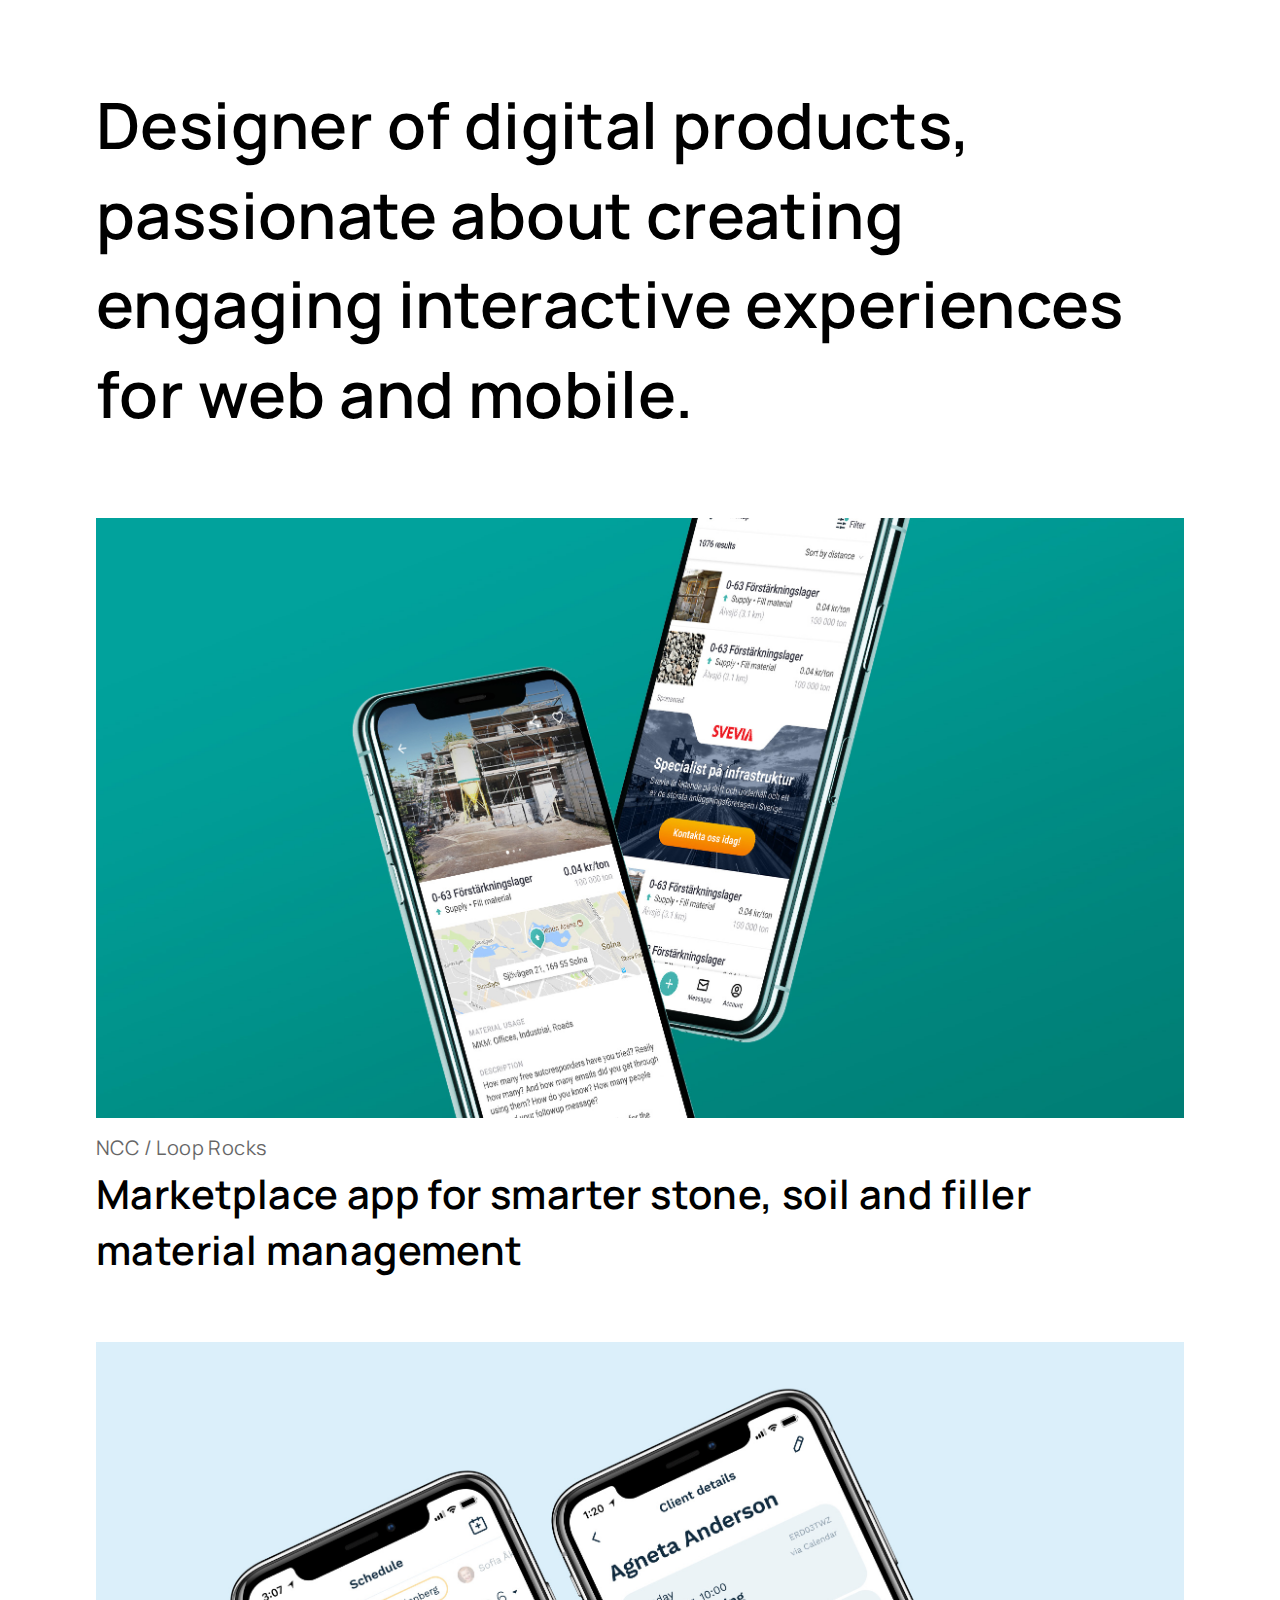
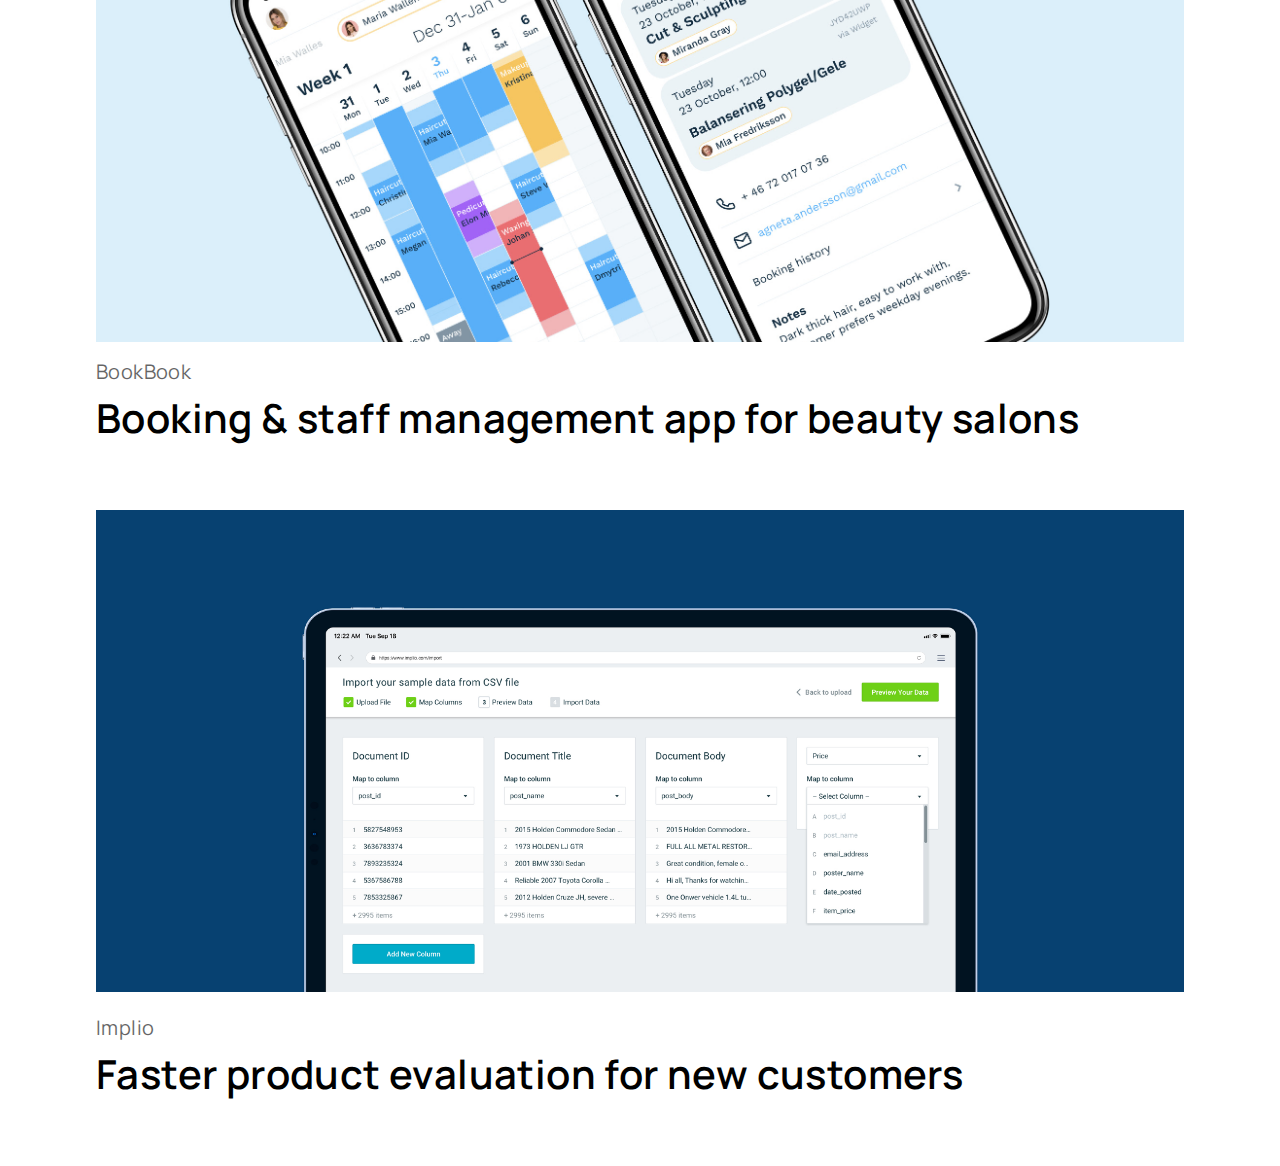
<file: index.html>
<!DOCTYPE html>
<html lang="en">
<head>
	<meta charset="UTF-8">
	<meta name="viewport" content="width=device-width, initial-scale=1.0">
	<title>Mike Firsov - Digital Product Designer</title>
	<link rel="stylesheet" href="styles/style.css">
	<link rel="preconnect" href="https://fonts.gstatic.com">
	<link href="https://fonts.googleapis.com/css2?family=Manrope:wght@400;700&display=swap" rel="stylesheet">
	<script src="https://ajax.googleapis.com/ajax/libs/jquery/3.5.1/jquery.min.js"></script>
	<script src="script.js"></script>
</head>
<body>
	<div class="container">
		<div id="header"></div>
		<h1>Designer of digital products, passionate about creating engaging interactive experiences for web and mobile.</h1>
		<!-- <h3>Selected Projects</h3> -->
		<div class="projects">
			<a href="looprocks.html">
				<div class="project main-project">
					<div>
						<img src="images/looprocks-cover.jpg" alt="Loop Rocks project cover image">
					</div>
					<p class="project-client">NCC / Loop Rocks</p>
					<h3>Marketplace app for smarter stone, soil and filler material management</h3>
				</div>
			</a>
			<a href="bookbook.html">
				<div class="project">
					<div>
						<img src="images/bookbook/bookbook_header.jpg" alt="BookBook project cover image">
					</div>
					<p class="project-client">BookBook</p>
					<h3>Booking & staff management app for beauty salons</h3>
				</div>
			</a>
			<a href="implio.html">
				<div class="project">
					<div>
						<img src="images/implio/implio_cover.jpg" alt="Implio project cover image">
					</div>
					<p class="project-client">Implio</p>
					<h3>Faster product evaluation for new customers</h3>
				</div>
			</a>
		</div>
		<div id="footer"></div>
	</div>
</body>
</html>
</file>
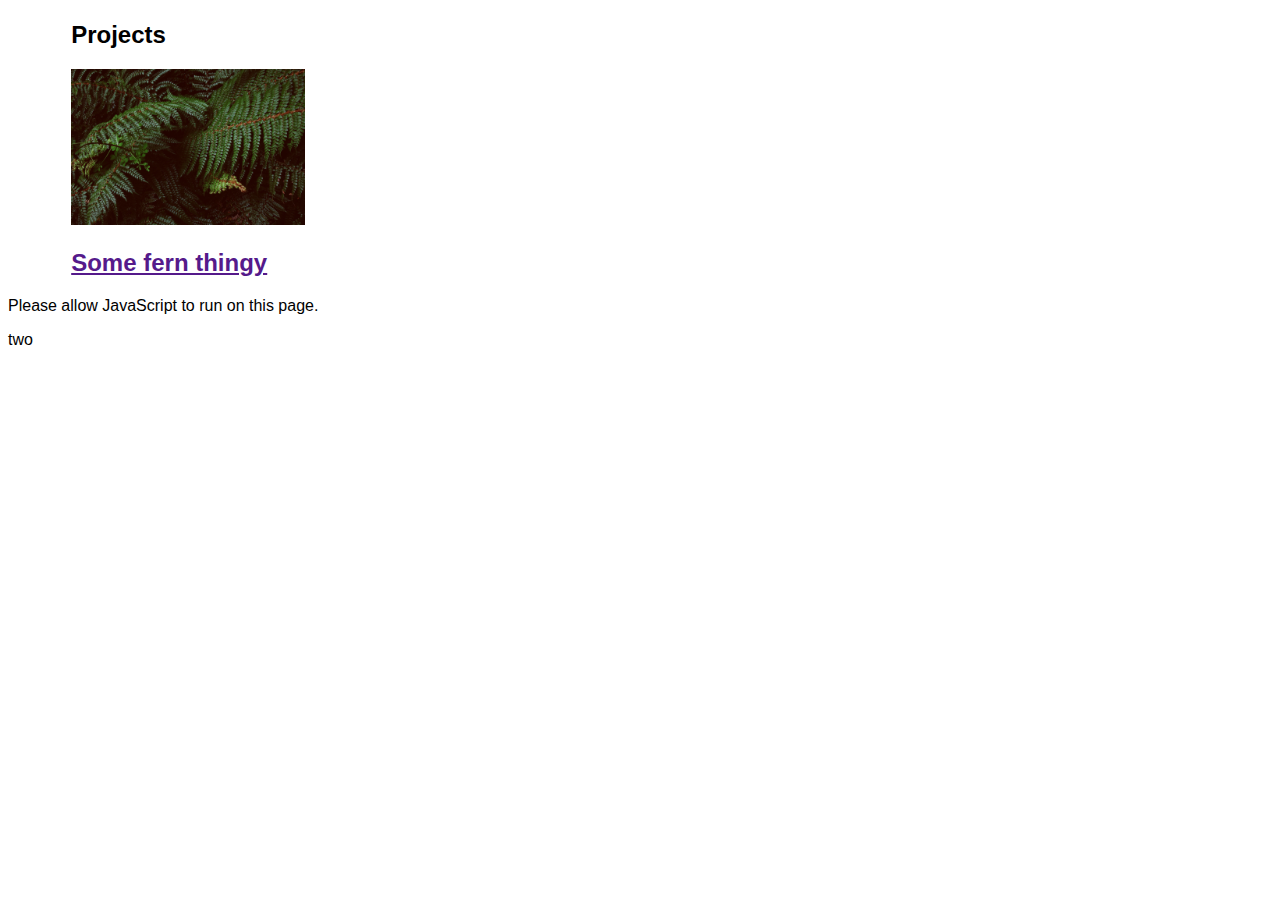
<file: html_include/index.html>
<!DOCTYPE html>
<html lang="en">
<head>
	<meta charset="UTF-8">
	<title>Document</title>
	<script src="https://www.w3schools.com/lib/w3.js"></script>
	<link rel="stylesheet" href="style.css">
</head>
<body id="work">

	<article class="main"> <!-- all except menu -->
		<h1> <!-- brief about text -->
			
		</h1>
		<h2 class="line-above">
			Projects
		</h2>
		<section> <!-- project thumbnail -->
			<a href="">
				<picture>
					<img data-srcset="images/img1-1200x800.jpg 1024w, images/img1-600x400.jpg 600w" data-sizes="auto" sizes="234px" srcset="images/img1-1200x800.jpg 1024w, images/img1-600x400.jpg 600w">
				</picture>
				<h2>
					Some fern thingy
				</h2>
			</a>
		</section>
	</article>

	<div w3-include-html="menu.html">Please allow JavaScript to run on this page.</div>

	<script>
	w3.includeHTML();
	</script>

	<!-- <?php include_once("menu.html"); ?> -->

	<p>two</p>

</body>
</html>
</file>
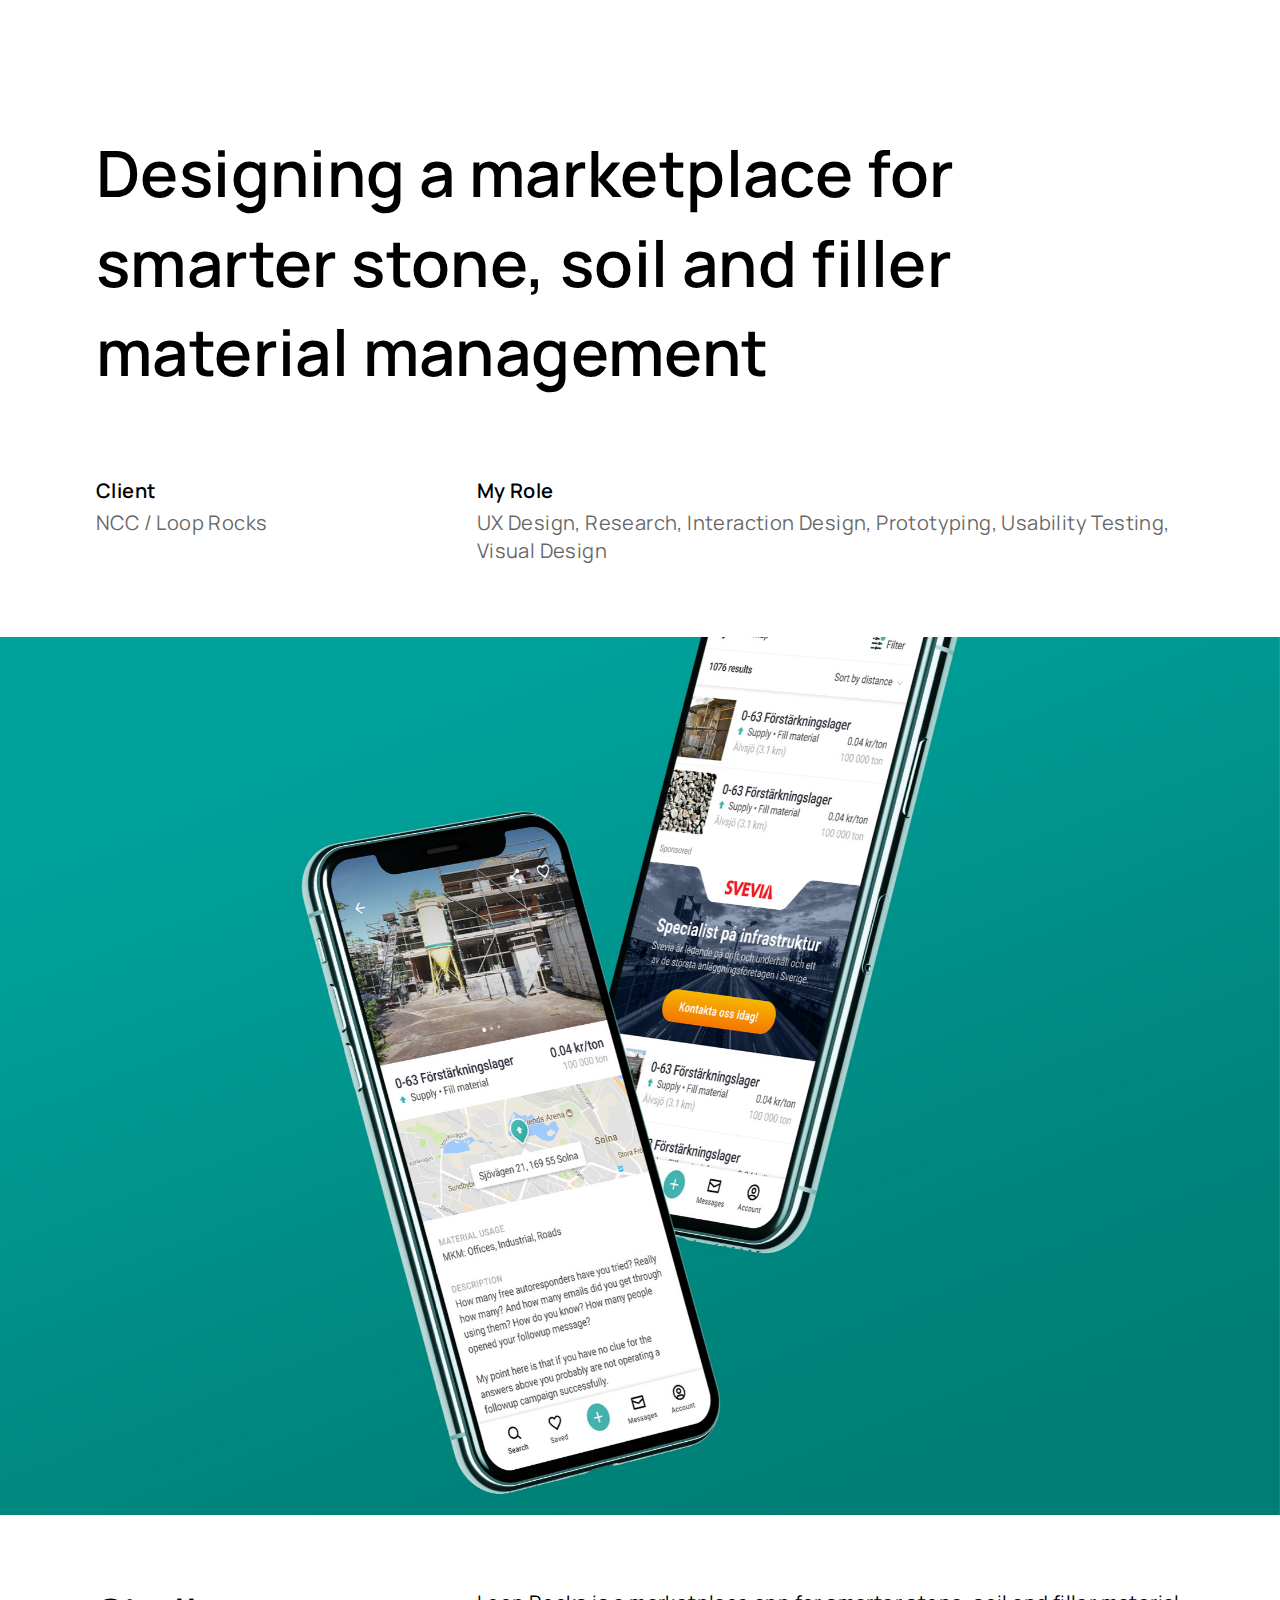
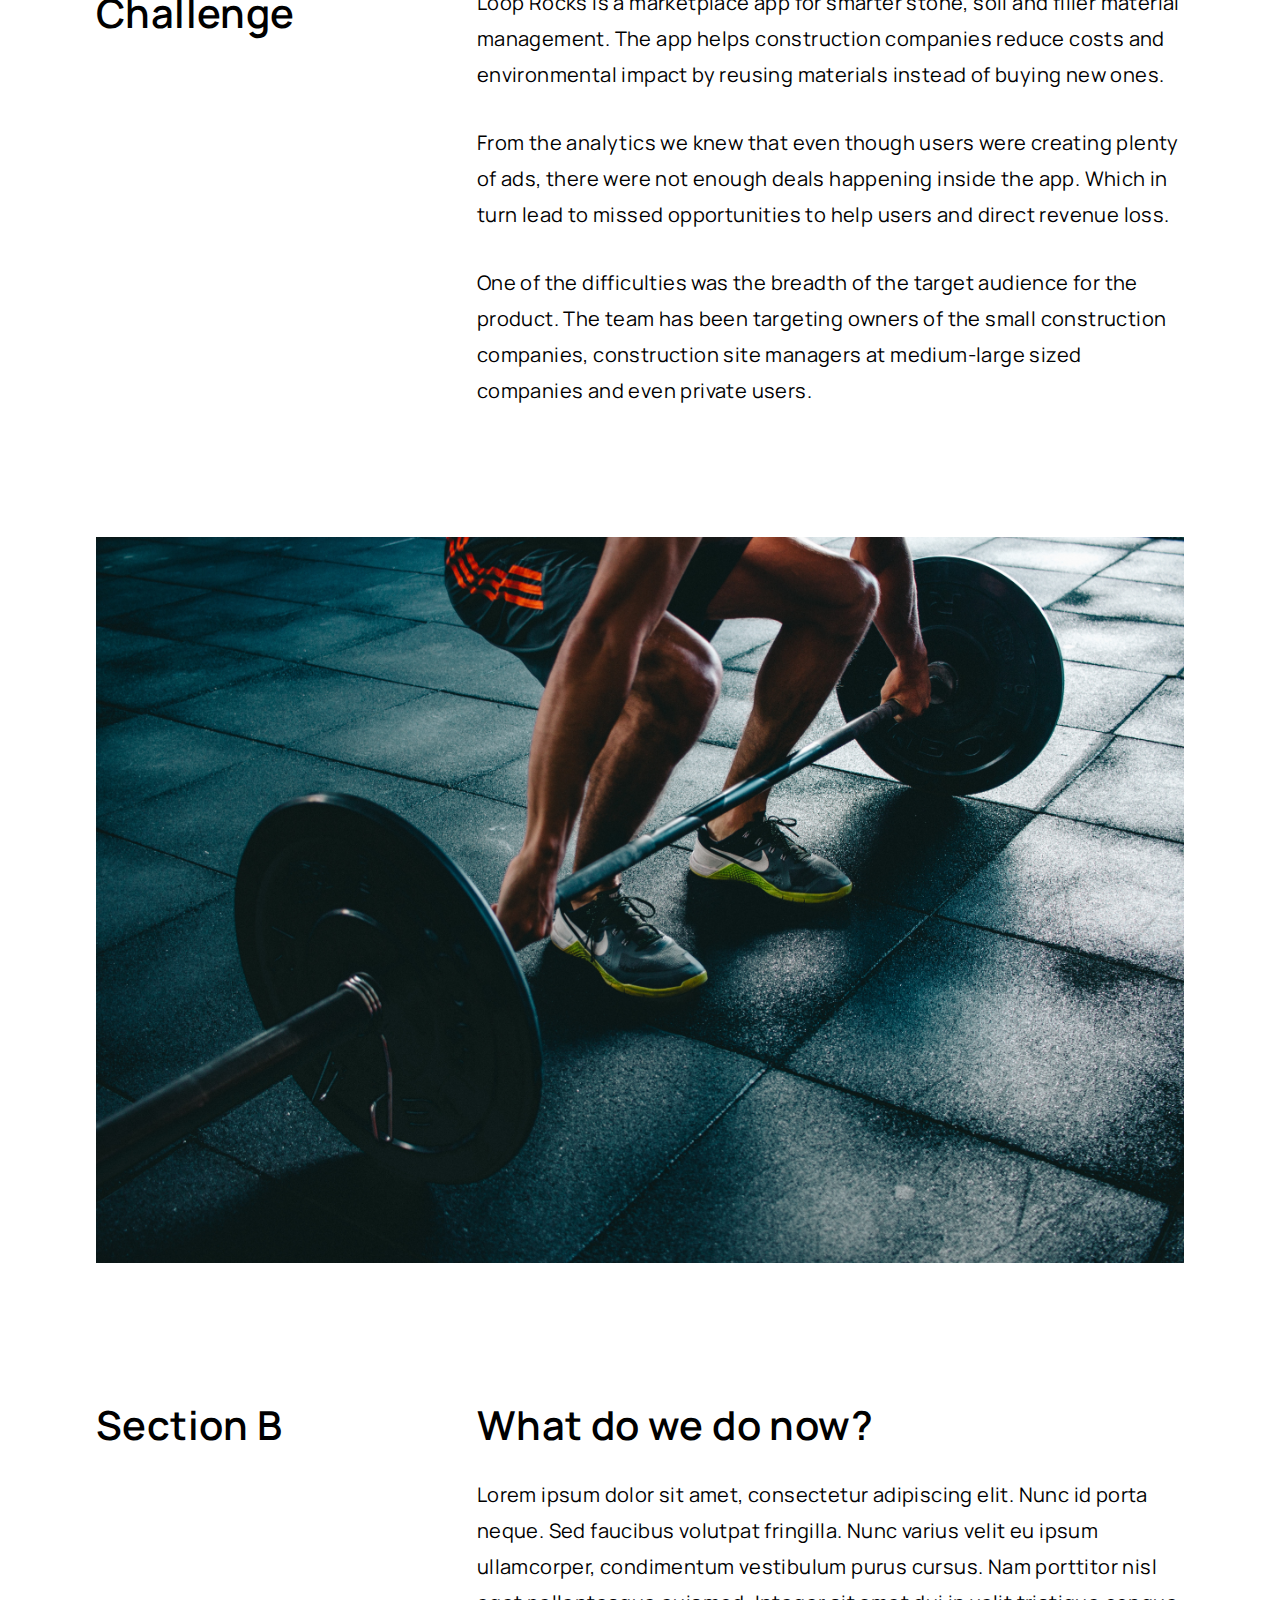
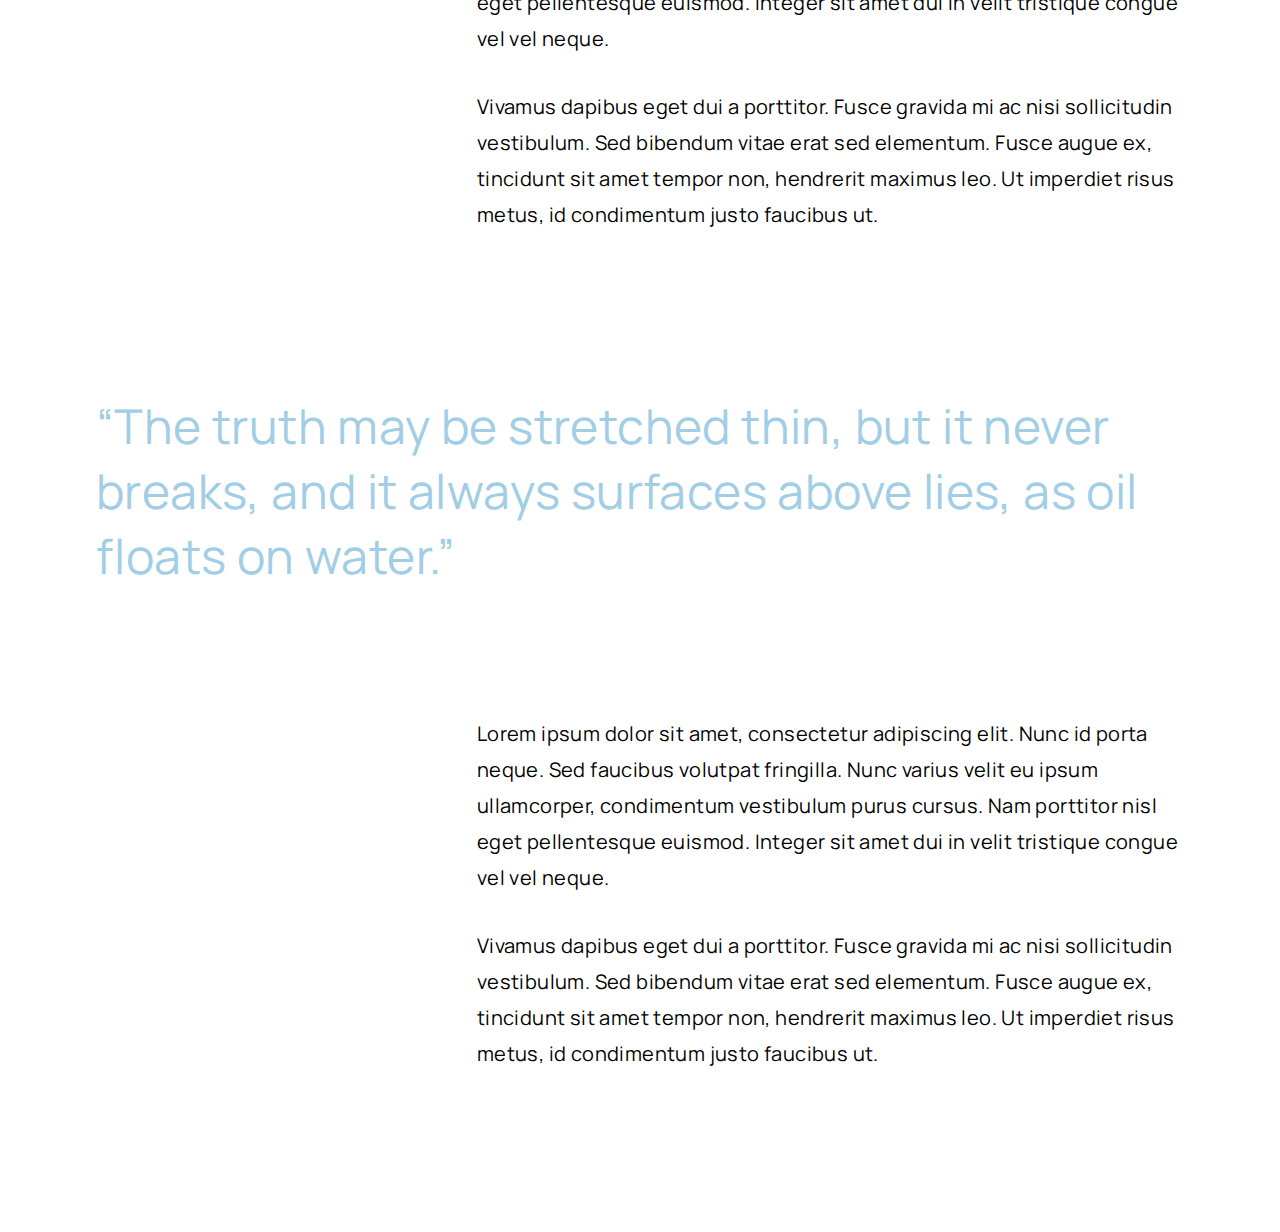
<file: _boilerplate.html>
<!DOCTYPE html>
<html lang="en">
<head>
	<meta charset="UTF-8">
	<meta name="viewport" content="width=device-width, initial-scale=1.0">
	<title>Mike Firsov - Digital Product Designer</title>
	<link rel="stylesheet" href="styles/style.css">
	<link rel="preconnect" href="https://fonts.gstatic.com">
	<link href="https://fonts.googleapis.com/css2?family=Manrope:wght@400;700&display=swap" rel="stylesheet">
	<script src="https://ajax.googleapis.com/ajax/libs/jquery/3.5.1/jquery.min.js"></script>
	<script src="script.js"></script>
</head>
<body>
	<div class="container">
		<div id="header"></div>
		<h1 class="project">Designing a marketplace for smarter stone, soil and filler material management</h1>
		<div class="project-info">
			<div class="client">
				<p class="project-title">Client</p>
				<p class="project-caption">NCC / Loop Rocks</p>
			</div>
			<div class="role">
				<p class="project-title">My Role</p>
				<p class="project-caption">UX Design, Research, Interaction Design, Prototyping, Usability Testing, Visual Design</p>
			</div>
		</div>
	</div> <!-- closing container -->
		<img class="project-header-img" src="images/looprocks-cover.jpg" alt="Test image">
	<div class="container"> <!-- reopening second container -->

		<div class="project-content">
			<div class="project-section">
				<h2>Challenge</h2>
				<div class="project-text">
					<p>
						Loop Rocks is a marketplace app for smarter stone, soil and filler material management. The app helps construction companies reduce costs and environmental impact by reusing materials instead of buying new ones.

					<p>
						From the analytics we knew that even though users were creating plenty of ads, there were not enough deals happening inside the app. Which in turn lead to missed opportunities to help users and direct revenue loss.
					</p>
					</p>
					<p>
						One of the difficulties was the breadth of the target audience for the product. The team has been targeting owners of the small construction companies, construction site managers at medium-large sized companies and even private users.
					</p>
				</div>
			</div>
			<img src="images/test-img.jpg" alt="Test image">
			<div class="project-section">
				<h2>Section B</h2>
				<div class="project-text">
					<p class="subtitle">
						What do we do now?
					</p>
					<p>
						Lorem ipsum dolor sit amet, consectetur adipiscing elit. Nunc id porta neque. Sed faucibus volutpat fringilla. Nunc varius velit eu ipsum ullamcorper, condimentum vestibulum purus cursus. Nam porttitor nisl eget pellentesque euismod. Integer sit amet dui in velit tristique congue vel vel neque.
					</p>
					<p>
						Vivamus dapibus eget dui a porttitor. Fusce gravida mi ac nisi sollicitudin vestibulum. Sed bibendum vitae erat sed elementum. Fusce augue ex, tincidunt sit amet tempor non, hendrerit maximus leo. Ut imperdiet risus metus, id condimentum justo faucibus ut.
					</p>
				</div>
			</div>
			<div class="quote bookbook">
				“The truth may be stretched thin, but it never breaks, and it always surfaces above lies, as oil floats on water.”
			</div>
			<div class="project-section">
				<h2></h2>
				<div class="project-text">
					<p>
						Lorem ipsum dolor sit amet, consectetur adipiscing elit. Nunc id porta neque. Sed faucibus volutpat fringilla. Nunc varius velit eu ipsum ullamcorper, condimentum vestibulum purus cursus. Nam porttitor nisl eget pellentesque euismod. Integer sit amet dui in velit tristique congue vel vel neque.
					</p>
					<p>
						Vivamus dapibus eget dui a porttitor. Fusce gravida mi ac nisi sollicitudin vestibulum. Sed bibendum vitae erat sed elementum. Fusce augue ex, tincidunt sit amet tempor non, hendrerit maximus leo. Ut imperdiet risus metus, id condimentum justo faucibus ut.
					</p>
				</div>
			</div>
		</div>
		<div id="footer"></div>
	</div>
</body>
</html>
</file>
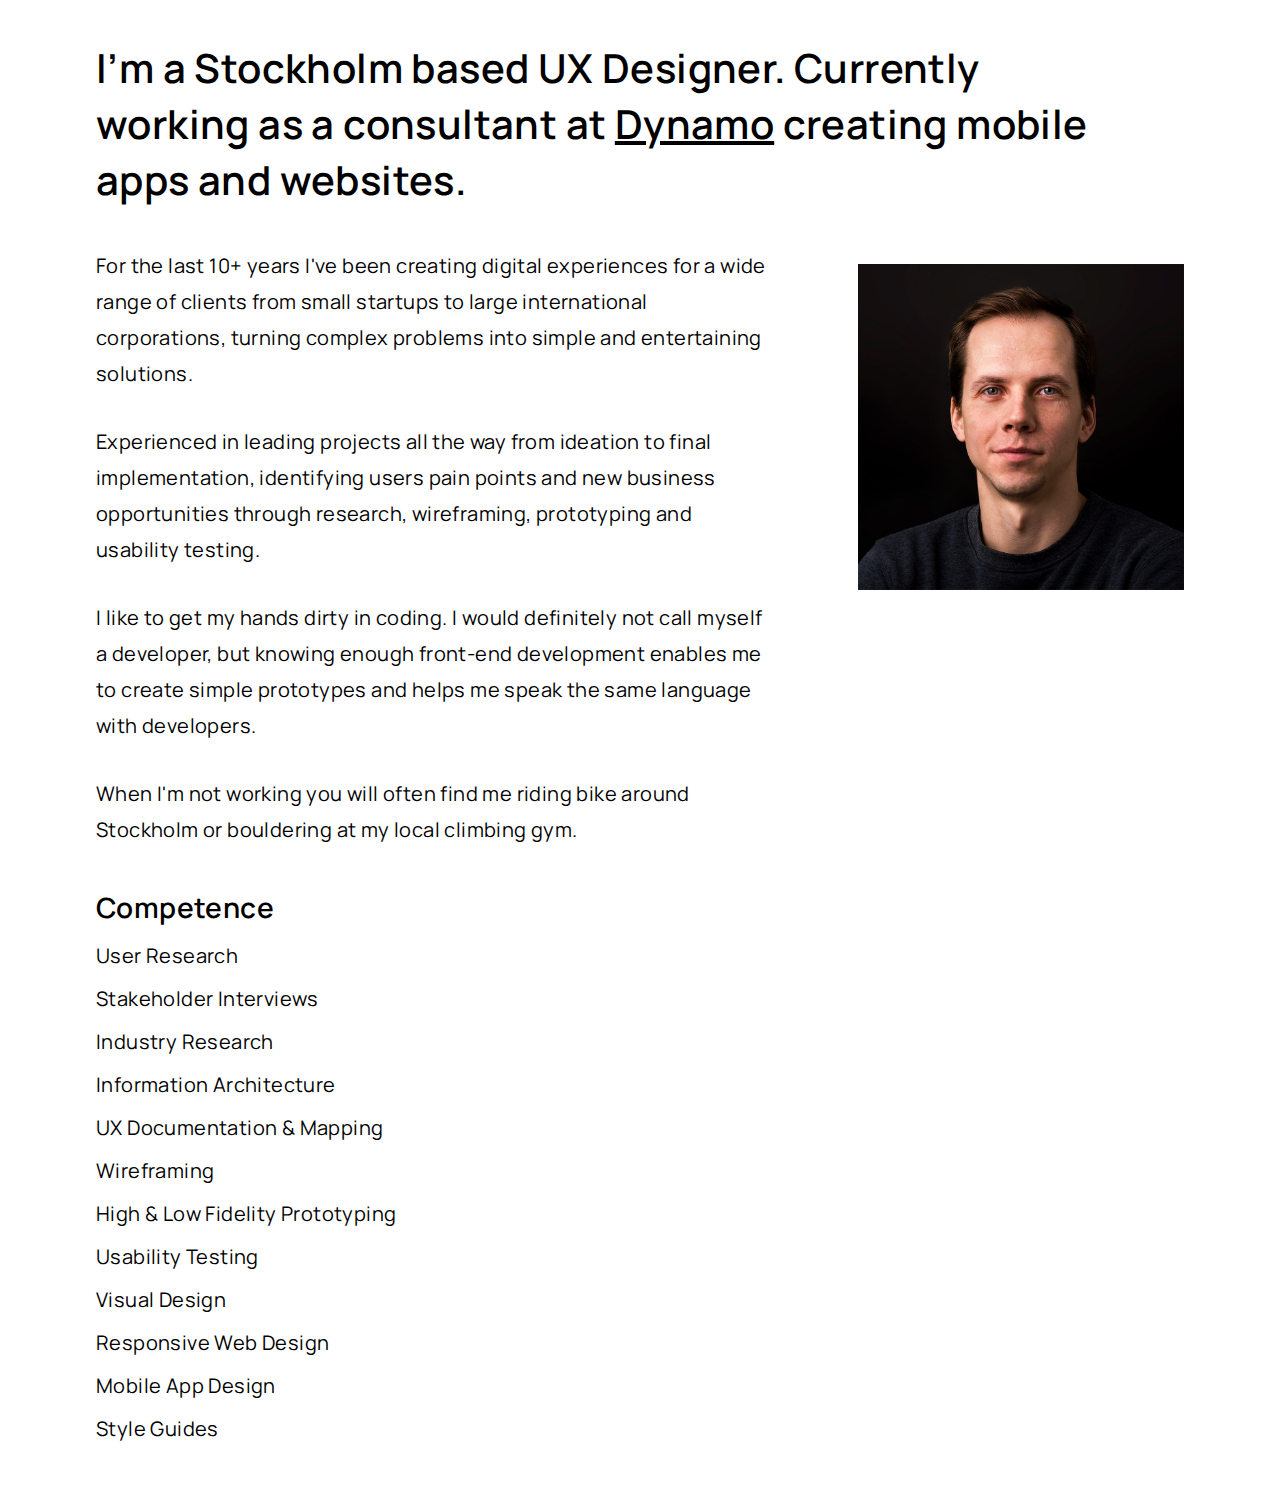
<file: about.html>
<!DOCTYPE html>
<html lang="en">
<head>
	<meta charset="UTF-8">
	<meta name="viewport" content="width=device-width, initial-scale=1.0">
	<title>Mike Firsov - Digital Product Designer</title>
	<link rel="stylesheet" href="styles/style.css">
	<link rel="preconnect" href="https://fonts.gstatic.com">
	<link href="https://fonts.googleapis.com/css2?family=Manrope:wght@400;700&display=swap" rel="stylesheet">
	<script src="https://ajax.googleapis.com/ajax/libs/jquery/3.5.1/jquery.min.js"></script>
	<script src="script.js"></script>
</head>
<body>
	<div class="container">
		<div id="headerAbout"></div>
		<h3>I’m a Stockholm based UX Designer. Currently working as a consultant at <a href="https://dyna.mo/en/" target="_blank">Dynamo</a> creating mobile apps and websites.</h3>
		<!-- <button><img src="file.png" alt="file icon" srcset="svg/file.svg">Download CV (PDF)</button> -->
		<div class="description">
			<img src="images/mike.jpg" alt="Photo of Mike">
			<section>
				<p>
					For the last 10+ years I've been creating digital experiences for a wide range of clients from small startups to large international corporations, turning complex problems into simple and entertaining solutions.
				</p>
				<p>
					Experienced in leading projects all the way from ideation to final implementation, identifying users pain points and new business opportunities through research, wireframing, prototyping and usability testing.
				</p>
				<p>
					I like to get my hands dirty in coding. I would definitely not call myself a developer, but knowing enough front-end development enables me to create simple prototypes and helps me speak the same language with developers.
				</p>
				<p>
					When I'm not working you will often find me riding bike around Stockholm or bouldering at my local climbing gym.
				</p>
				<h4>Competence</h4>
				<ul class="competence">
					<li>User Research</li>
					<li>Stakeholder Interviews</li>
					<li>Industry Research</li>
					<li>Information Architecture</li>
					<li>UX Documentation & Mapping</li>
					<li>Wireframing</li>
					<li>High & Low Fidelity Prototyping</li>
					<li>Usability Testing</li>
					<li>Visual Design</li>
					<li>Responsive Web Design</li>
					<li>Mobile App Design</li>
					<li>Style Guides</li>
				</ul>
			</section>
		</div>
		<div id="footer"></div>
	</div>
</body>
</html>
</file>
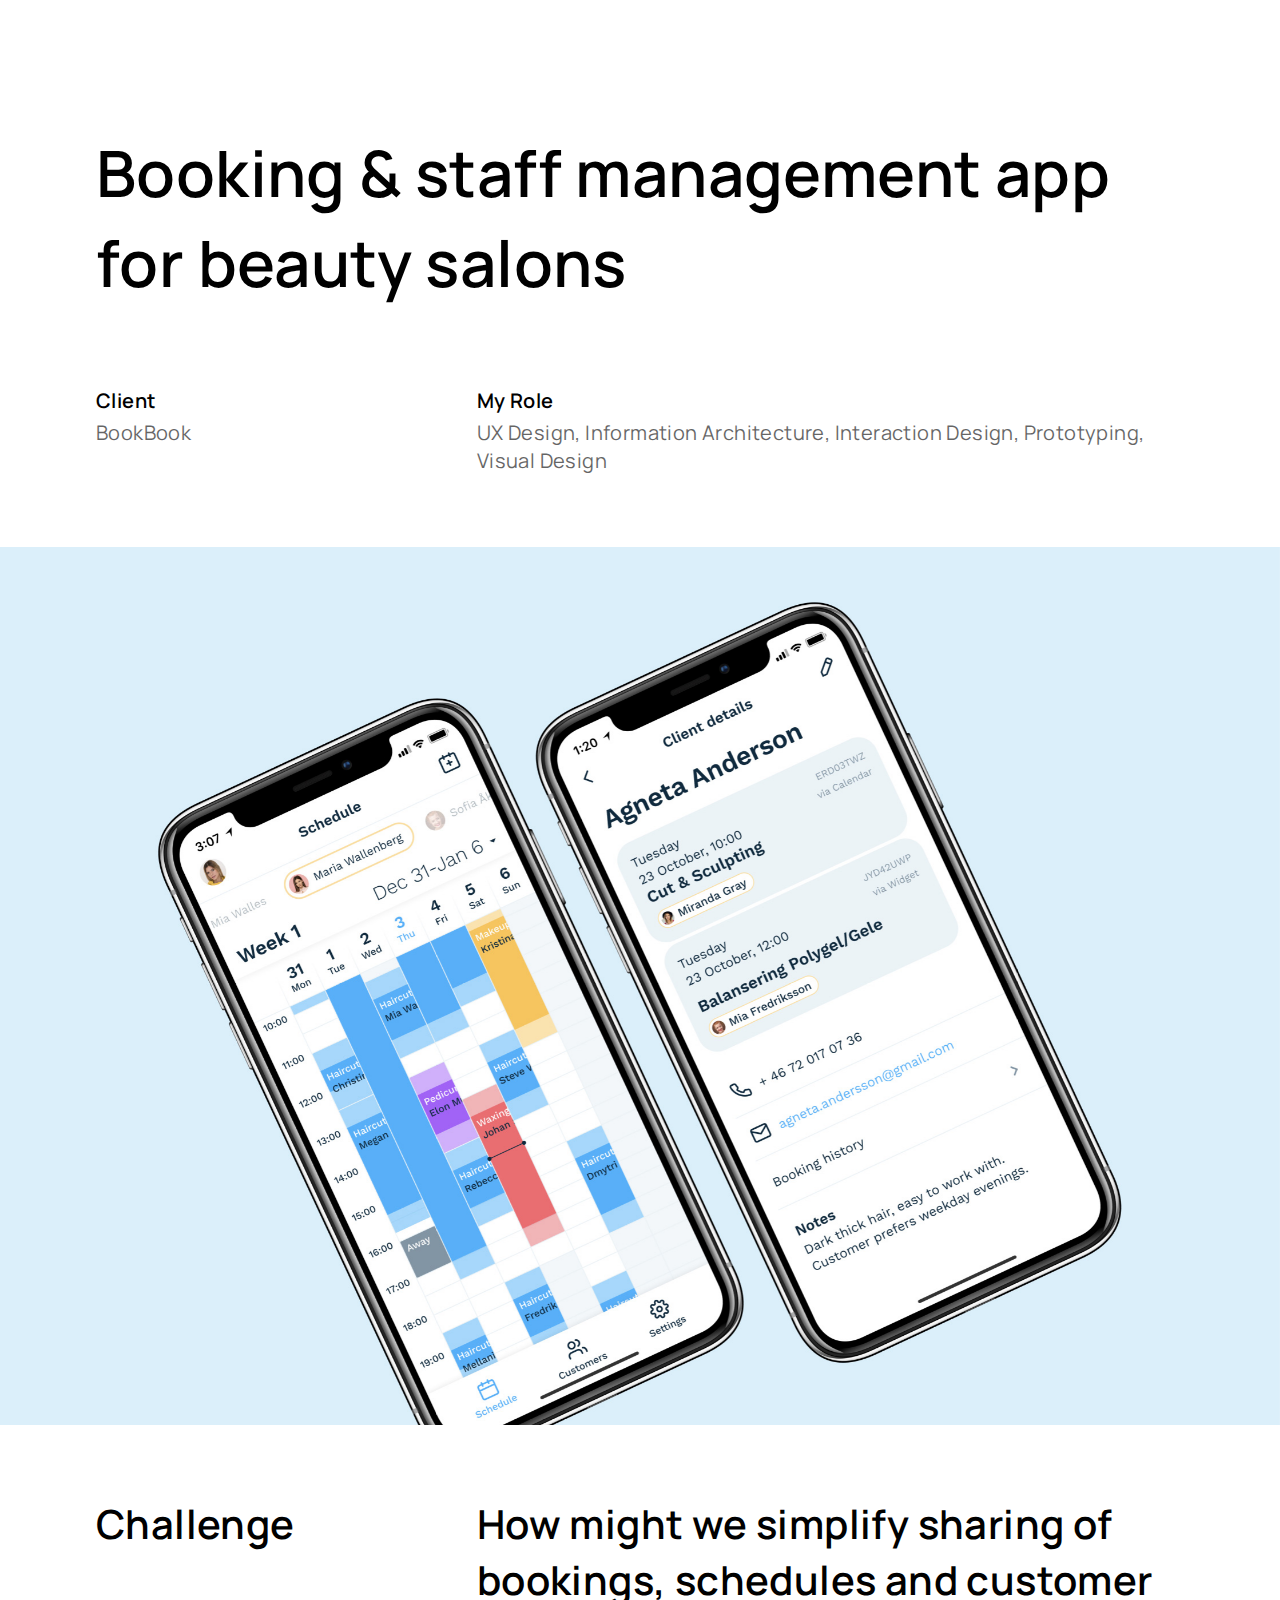
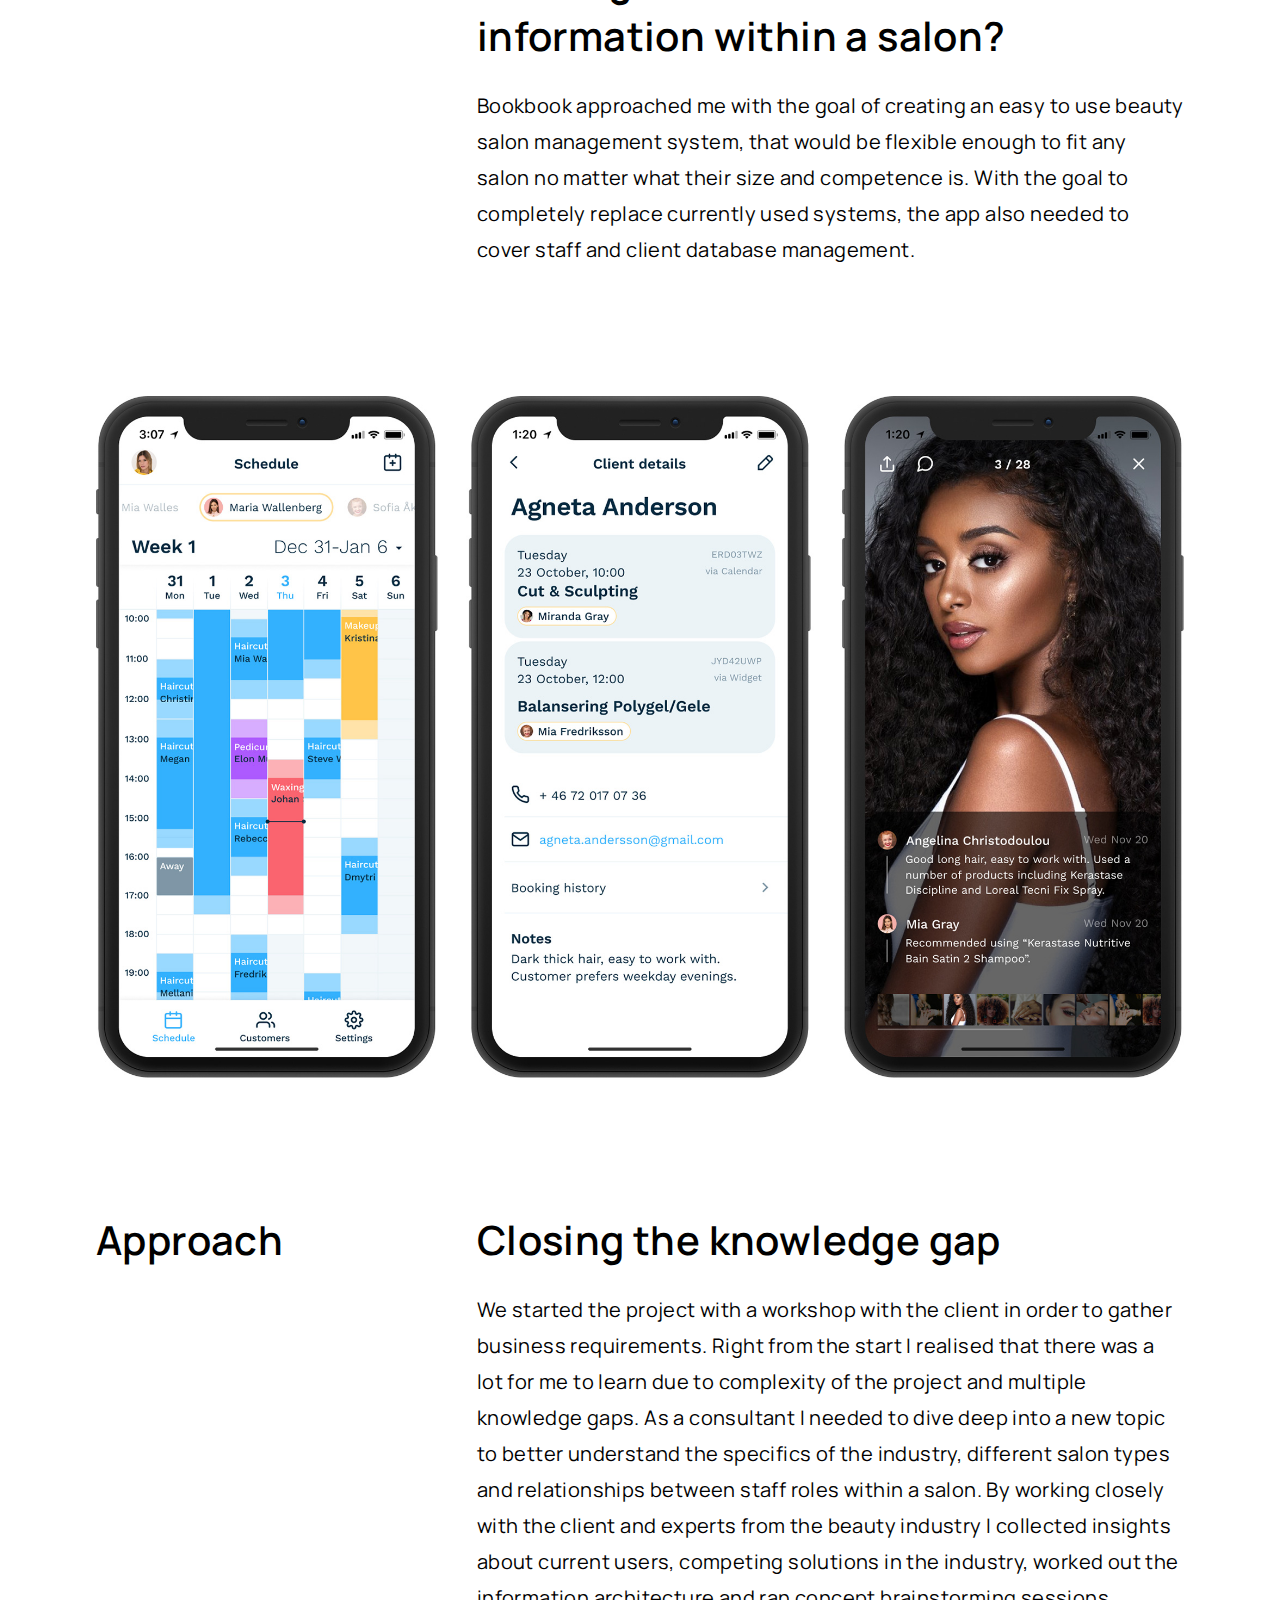
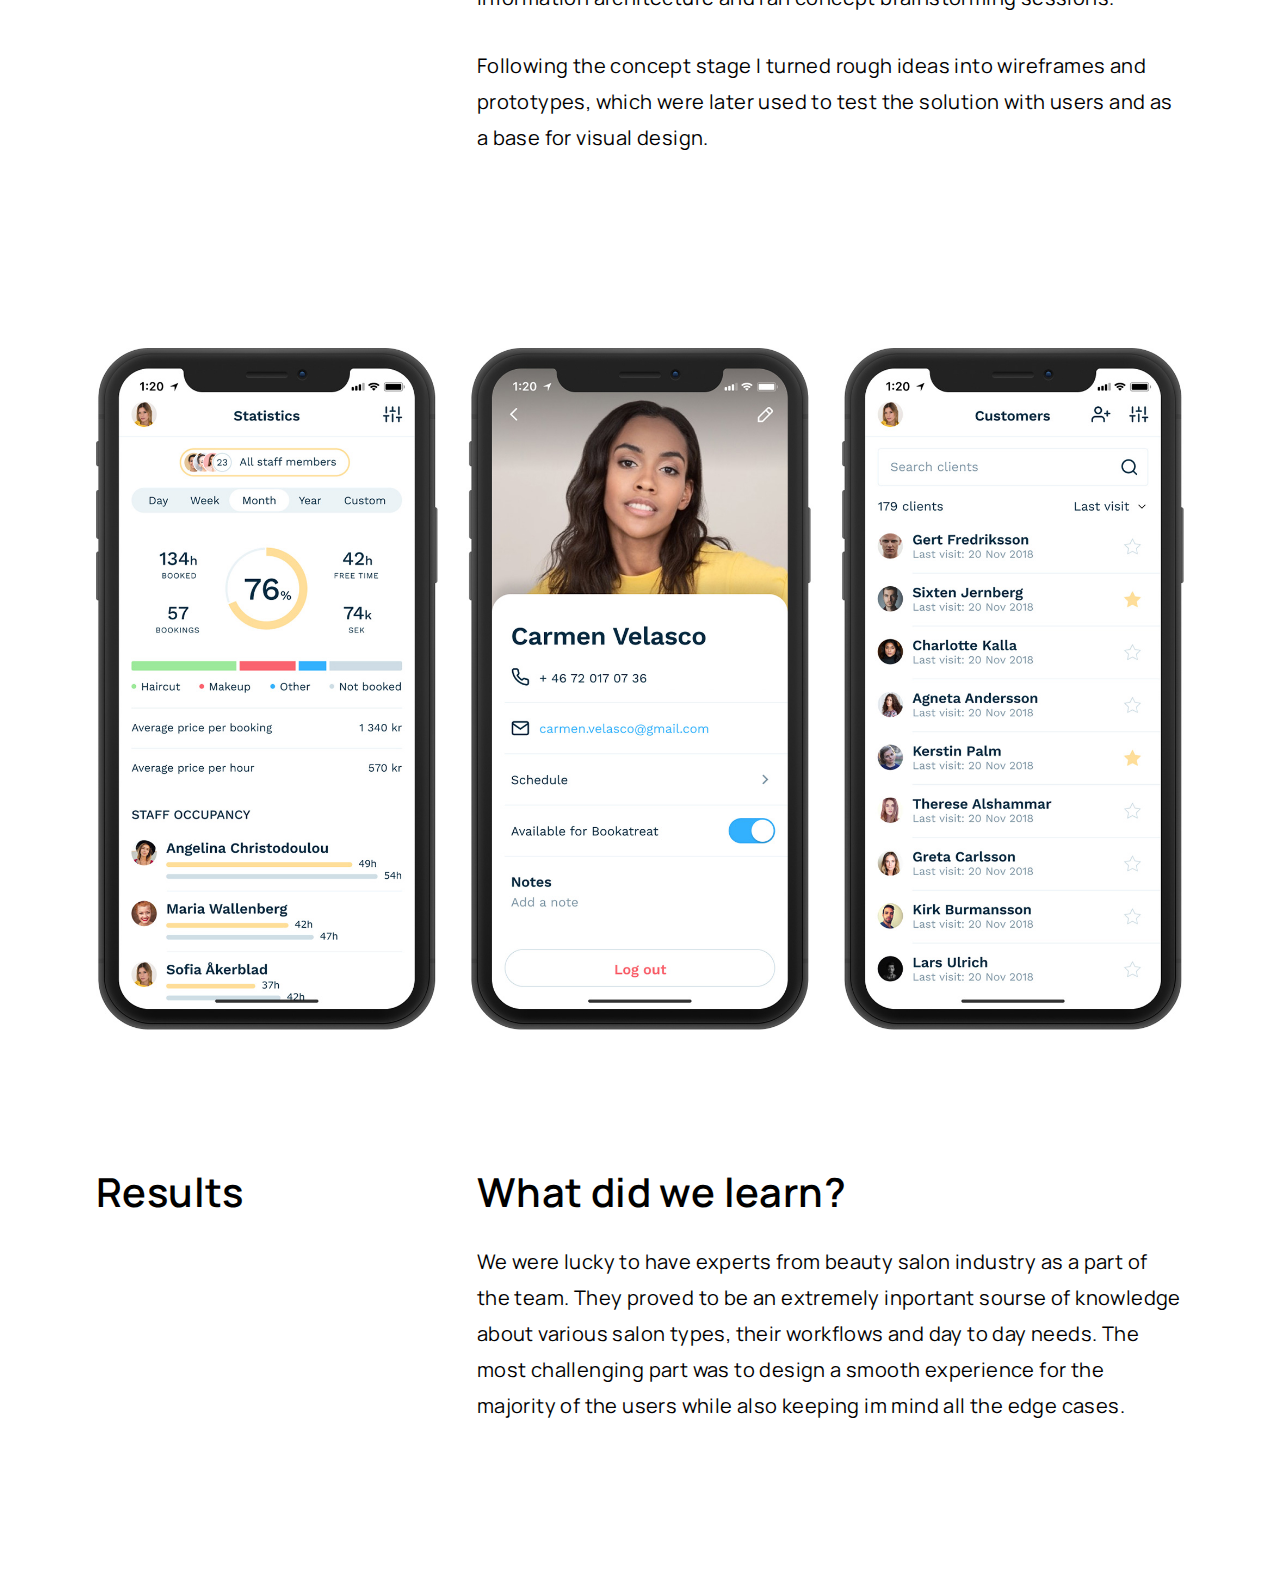
<file: bookbook.html>
<!DOCTYPE html>
<html lang="en">
<head>
	<meta charset="UTF-8">
	<meta name="viewport" content="width=device-width, initial-scale=1.0">
	<title>Mike Firsov - Digital Product Designer</title>
	<link rel="stylesheet" href="styles/style.css">
	<link rel="preconnect" href="https://fonts.gstatic.com">
	<link href="https://fonts.googleapis.com/css2?family=Manrope:wght@400;700&display=swap" rel="stylesheet">
	<script src="https://ajax.googleapis.com/ajax/libs/jquery/3.5.1/jquery.min.js"></script>
	<script src="script.js"></script>
</head>
<body>
	<div class="container">
		<div id="header"></div>
		<h1 class="project">Booking & staff management app for beauty salons</h1>
		<div class="project-info">
			<div class="client">
				<p class="project-title">Client</p>
				<p class="project-caption">BookBook</p>
			</div>
			<div class="role">
				<p class="project-title">My Role</p>
				<p class="project-caption">UX Design, Information Architecture, Interaction Design, Prototyping, Visual Design</p>
			</div>
		</div>
	</div> <!-- closing container -->
		<img class="project-header-img" src="images/bookbook/bookbook_header.jpg" alt="Test image">
	<div class="container"> <!-- reopening second container -->

		<div class="project-content">
			<div class="project-section">
				<h2>Challenge</h2>
				<div class="project-text">
					<p class="subtitle">
						How might we simplify sharing of bookings, schedules and customer information within a salon?
					</p>
					<p>
						Bookbook approached me with the goal of creating an easy to use beauty salon management system, that would be flexible enough to fit any salon no matter what their size and competence is. With the goal to completely replace currently used systems, the app also needed to cover staff and client database management.
					</p>
				</div>
			</div>
			<img src="images/bookbook/bookbook_screens_01.jpg" alt="BookBook app screens">
			<div class="project-section">
				<h2>Approach</h2>
				<div class="project-text">
					<p class="subtitle">
						Closing the knowledge gap
					</p>
					<p>
						We started the project with a workshop with the client in order to gather business requirements.

						Right from the start I realised that there was a lot for me to learn due to complexity of the project and multiple knowledge gaps. As a consultant I needed to dive deep into a new topic to better understand the specifics of the industry, different salon types and relationships between staff roles within a salon.

						By working closely with the client and experts from the beauty industry I collected insights about current users, competing solutions in the industry, worked out the information architecture and ran concept brainstorming sessions.
					</p>
					<p>
						Following the concept stage I turned rough ideas into wireframes and prototypes, which were later used to test the solution with users and as a base for visual design.
					</p>
				</div>
			</div>
			<img src="images/bookbook/bookbook_screens_02.jpg" alt="BookBook app screens">
			<div class="project-section">
				<h2>Results</h2>
				<div class="project-text">
					<p class="subtitle">
						What did we learn?
					</p>
					<p>
						We were lucky to have experts from beauty salon industry as a part of the team. They proved to be an extremely inportant sourse of knowledge about various salon types, their workflows and day to day needs. The most challenging part was to design a smooth experience for the majority of the users while also keeping im mind all the edge cases. 
					</p>
				</div>
			</div>
		</div>
		<div id="footer"></div>
	</div>
</body>
</html>
</file>
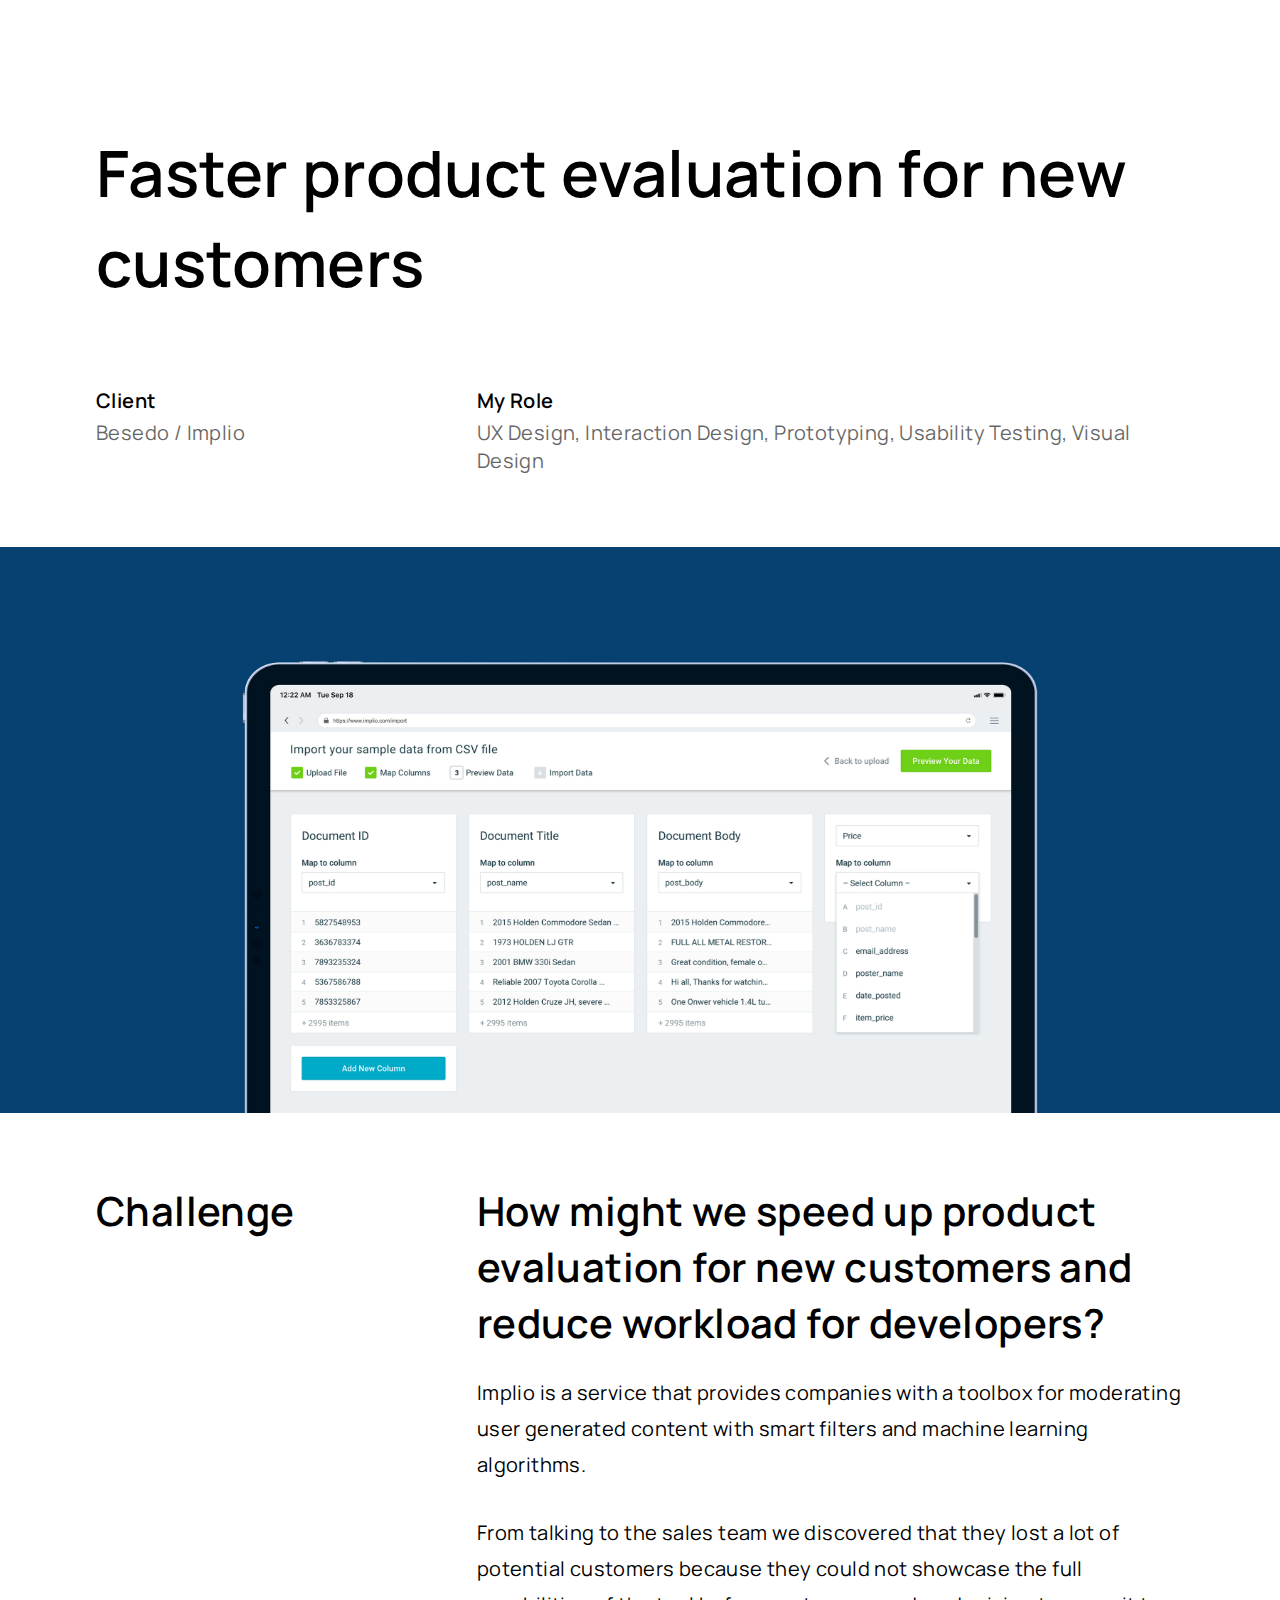
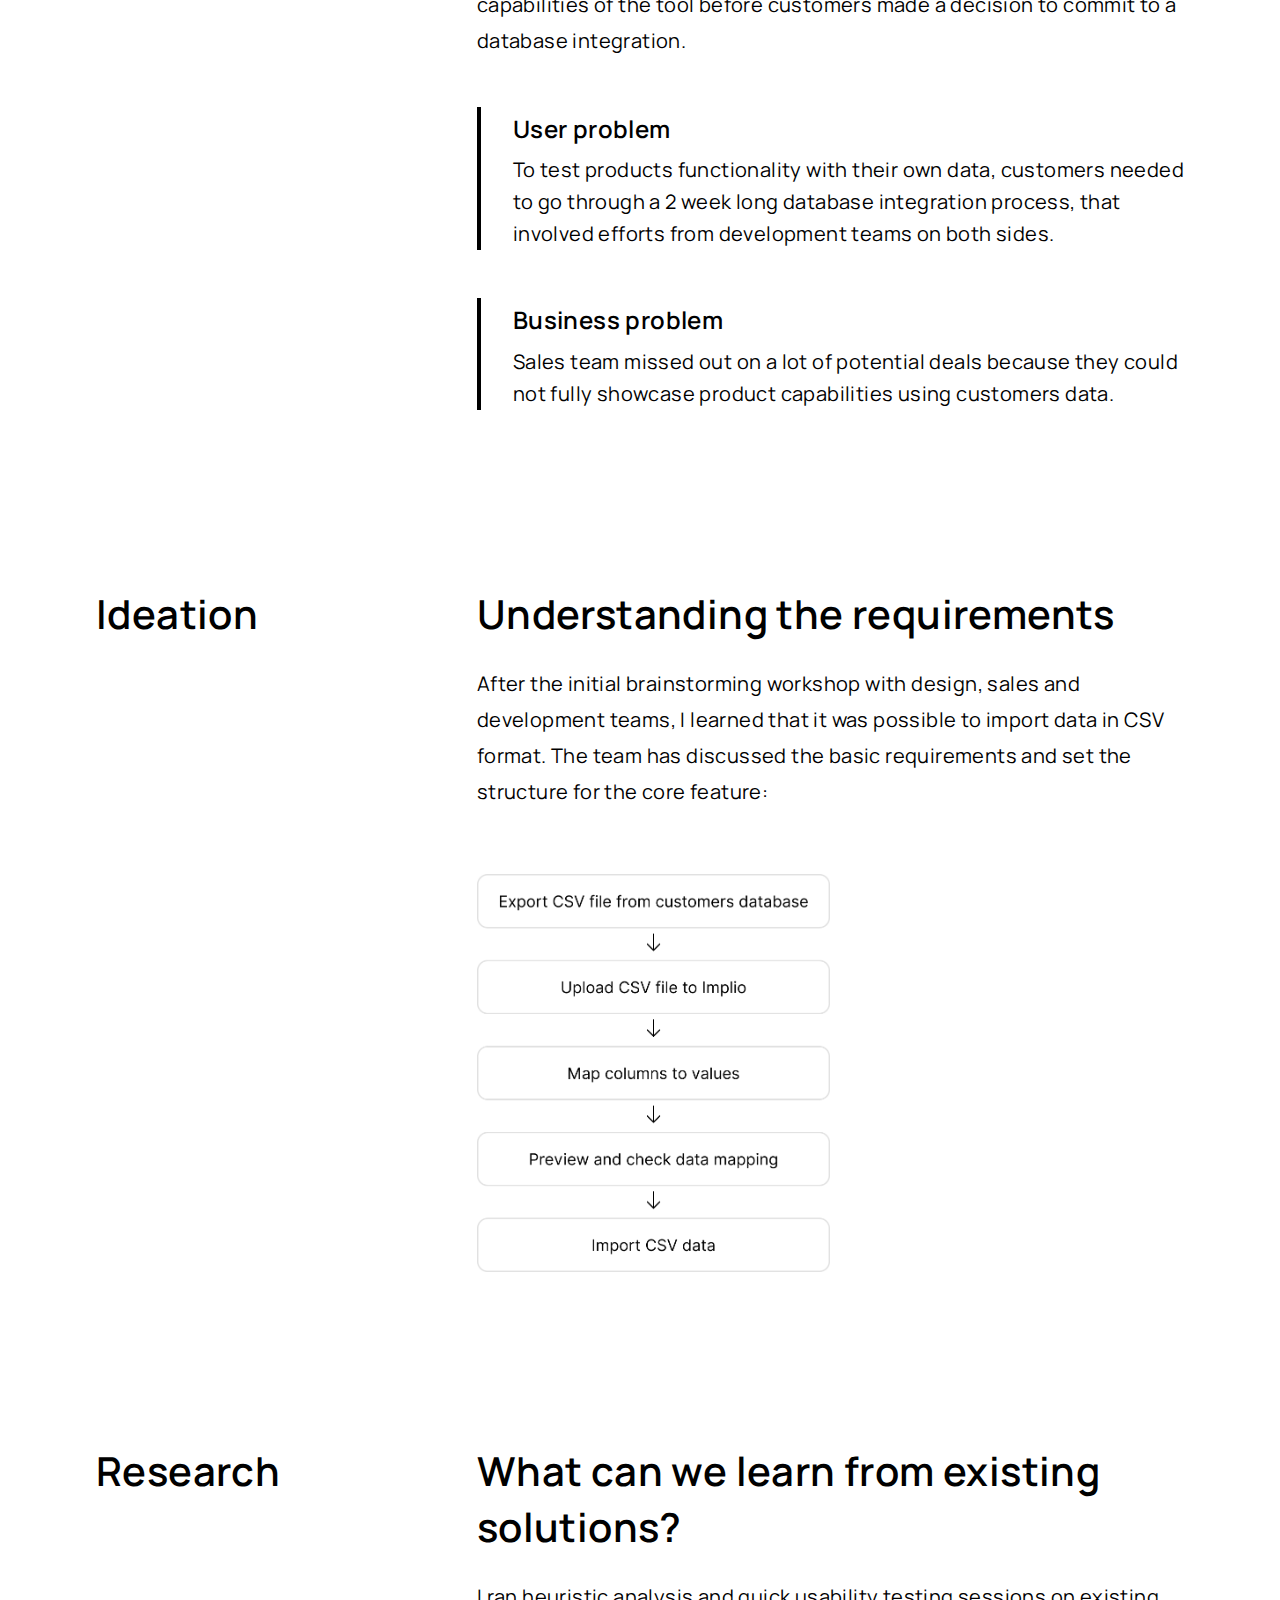
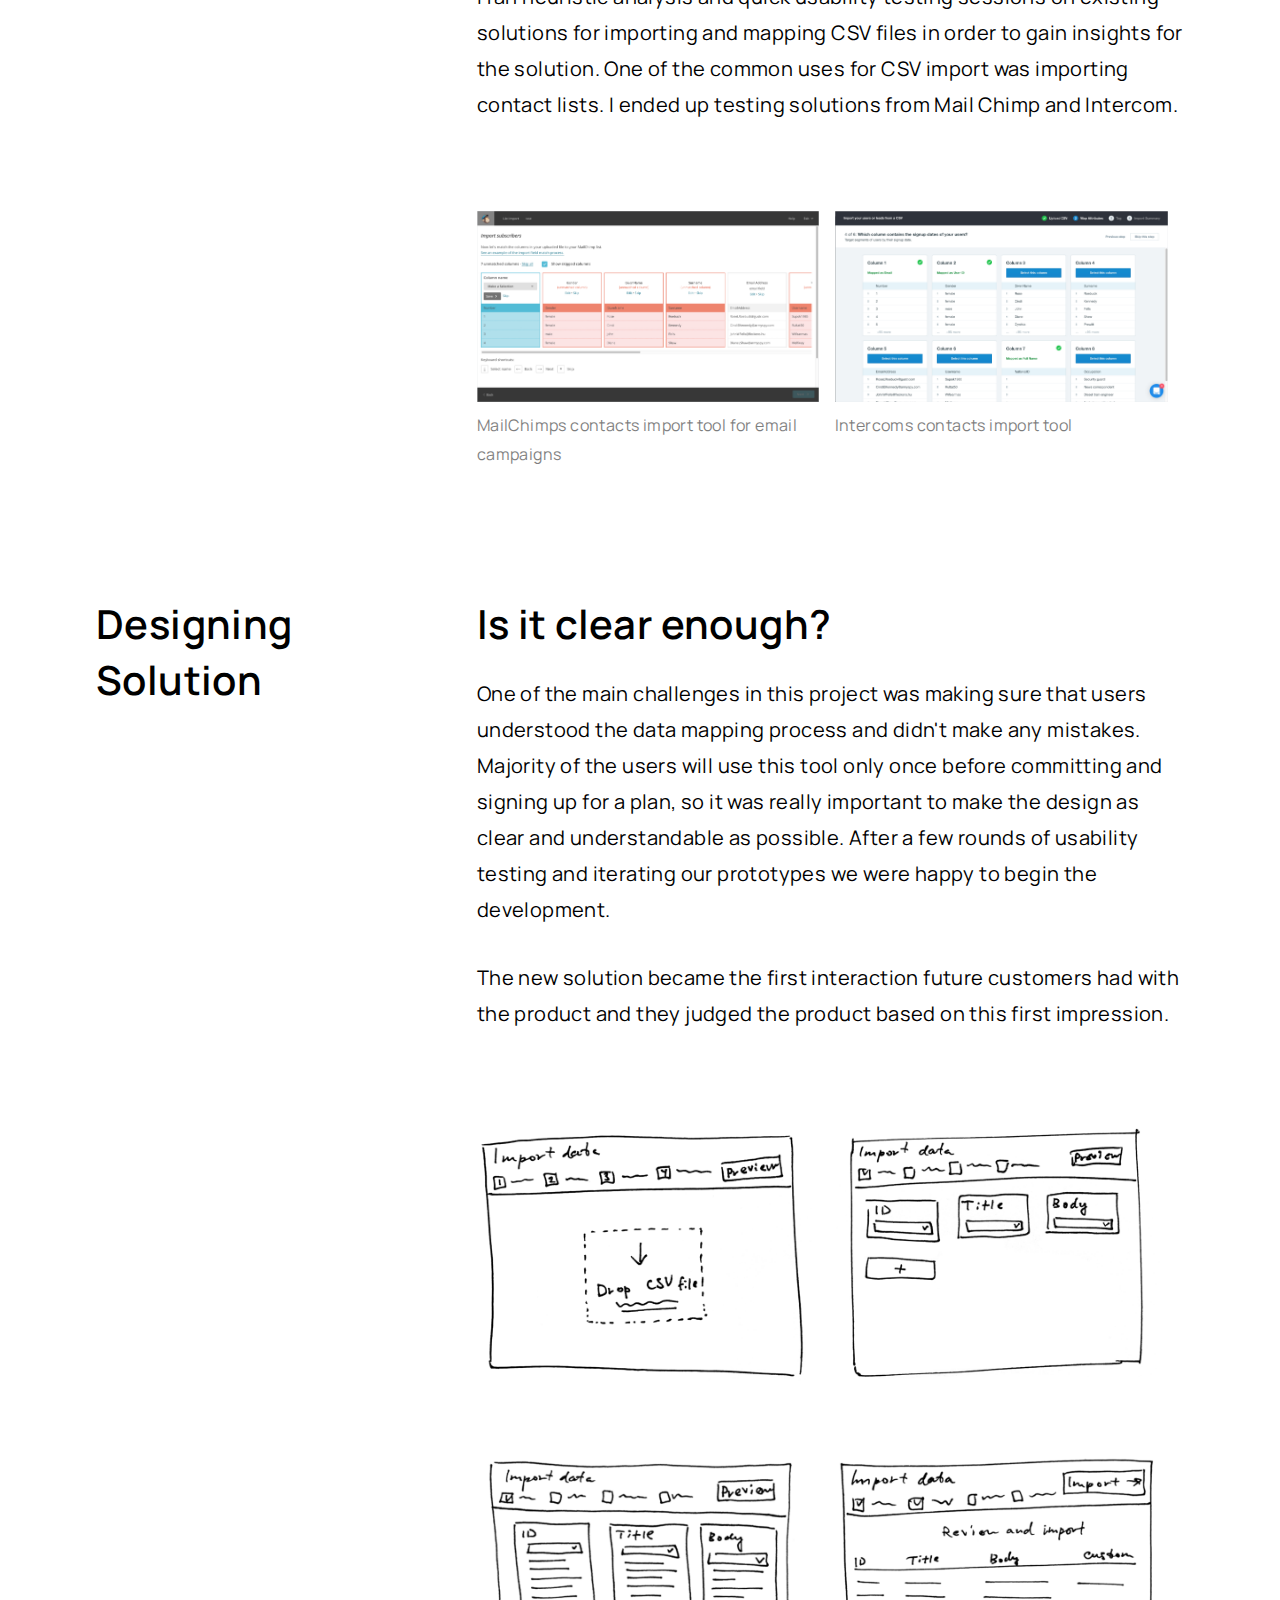
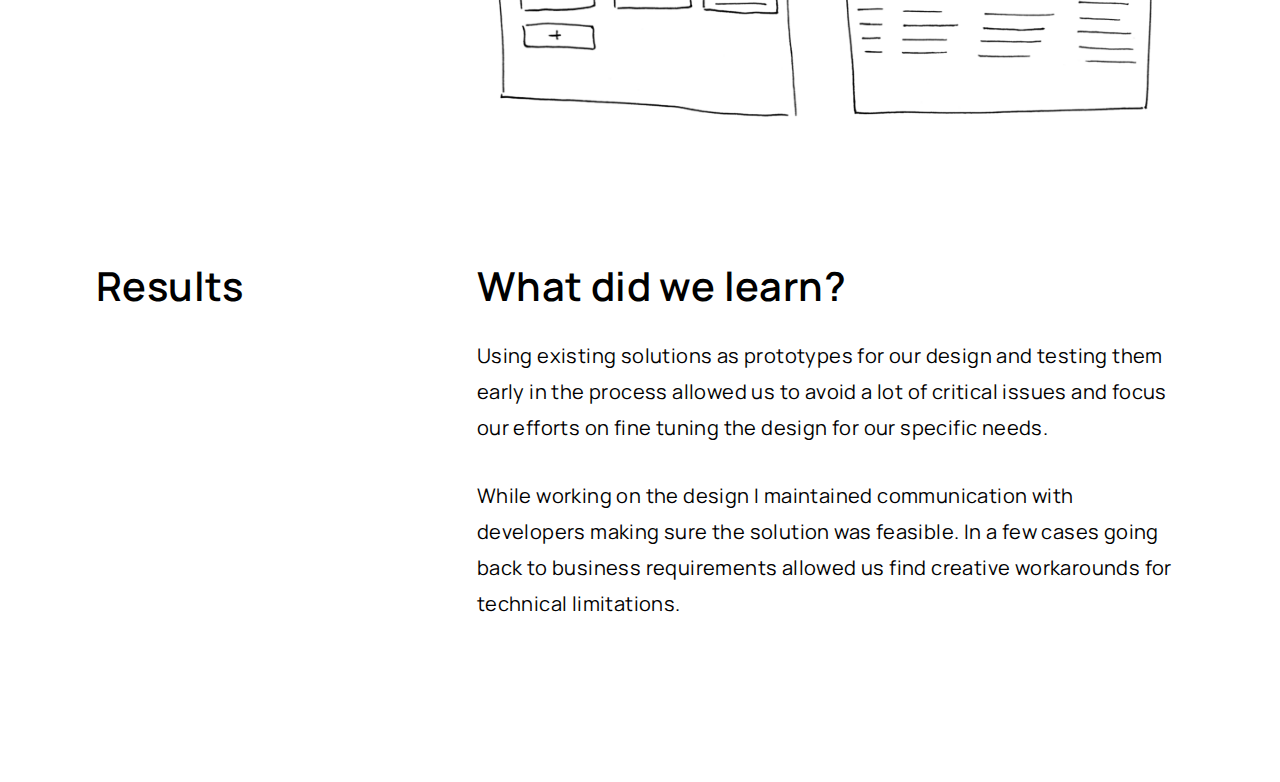
<file: implio.html>
<!DOCTYPE html>
<html class="loop" lang="en">
<head>
	<meta charset="UTF-8">
	<meta name="viewport" content="width=device-width, initial-scale=1.0">
	<title>Mike Firsov - Digital Product Designer</title>
	<link rel="stylesheet" href="styles/style.css">
	<link rel="preconnect" href="https://fonts.gstatic.com">
	<link href="https://fonts.googleapis.com/css2?family=Manrope:wght@400;700&display=swap" rel="stylesheet">
	<script src="https://ajax.googleapis.com/ajax/libs/jquery/3.5.1/jquery.min.js"></script>
	<script src="script.js"></script>
</head>
<body>
	<div class="container">
		<div id="header"></div>
		<h1 class="project">Faster product evaluation for new customers</h1>
		<div class="project-info">
			<div class="client">
				<p class="project-title">Client</p>
				<p class="project-caption">Besedo / Implio</p>
			</div>
			<div class="role">
				<p class="project-title">My Role</p>
				<p class="project-caption">UX Design, Interaction Design, Prototyping, Usability Testing, Visual Design</p>
			</div>
		</div>
	</div> <!-- closing container -->
		<img class="project-header-img" src="images/implio/implio_cover.jpg" alt="Implio project cover image">
	<div class="container"> <!-- reopening second container -->
		<div class="project-content">
			<div class="project-section">
				<h2>Challenge</h2>
				<div class="project-text">
					<p class="subtitle">
						How might we speed up product evaluation for new customers and reduce workload for developers?
					</p>
					<p>
						Implio is a service that provides companies with a toolbox for moderating user generated content with smart filters and machine learning algorithms.
					</p>
					<p>
						From talking to the sales team we discovered that they lost a lot of potential customers because they could not showcase the full capabilities of the tool before customers made a decision to commit to a database integration. 
					</p>
					<div class="highlight">
						<p class="topic">User problem</p>
						To test products functionality with their own data, customers needed to go through a 2 week long database integration process, that involved efforts from development teams on both sides.
					</div><div class="highlight">
						<p class="topic">Business problem</p>
						Sales team missed out on a lot of potential deals because they could not fully showcase product capabilities using customers data.
					</div>
				</div> <!-- project-text -->
			</div> <!-- project section -->
			<div class="project-section">
				<h2>Ideation</h2>
				<div class="project-text">
					<p class="subtitle">
						Understanding the requirements
					</p>
					<p>
						After the initial brainstorming workshop with design, sales and development teams, I learned that it was possible to import data in CSV format. The team has discussed the basic requirements and set the structure for the core feature:
					</p>
					<p>
						<img class="implio_csv_import_steps" src="images/implio/implio_steps.png" alt="Implio CSV import steps">
					</p>
				</div>
			</div>

			<div class="project-section">
				<h2>Research</h2>
				<div class="project-text">
					<p class="subtitle">
						What can we learn from existing solutions?
					</p>
					<p>
						I ran heuristic analysis and quick usability testing sessions on existing solutions for importing and mapping CSV files in order to gain insights for the solution. One of the common uses for CSV import was importing contact lists. I ended up testing solutions from Mail Chimp and Intercom.
					</p>
					<ul class="image_block">
						<li>
							<img src="images/implio/implio_mailchimp.jpg" alt="MailChimp screenshot">
							<p class="caption">
								MailChimps contacts import tool for email campaigns
							</p>
						</li>
						<li>
							<img src="images/implio/implio_intercom.jpg" alt="Intercom screenshot">
							<p class="caption">
								Intercoms contacts import tool
							</p>
						</li>
					</ul>
				</div>
			</div>

			<div class="project-section">
				<h2>Designing Solution</h2>
				<div class="project-text">
					<p class="subtitle">
						Is it clear enough?
					</p>
					<p>
						One of the main challenges in this project was making sure that users understood the data mapping process and didn't make any mistakes. Majority of the users will use this tool only once before committing and signing up for a plan, so it was really important to make the design as clear and understandable as possible. After a few rounds of usability testing and iterating our prototypes we were happy to begin the development.
					</p>
					<p>
						The new solution became the first interaction future customers had with the product and they judged the product based on this first impression.
					</p>
					<ul class="image_block">
						<li>
							<img src="images/implio/implio_wireframes01.png" alt="Implio wireframes">
						</li>
						<li>
							<img src="images/implio/implio_wireframes02.png" alt="Implio wireframes">
						</li>
					</ul>
					<ul class="image_block">
						<li>
							<img src="images/implio/implio_wireframes03.png" alt="Implio wireframes">
						</li>
						<li>
							<img src="images/implio/implio_wireframes04.png" alt="Implio wireframes">
						</li>
					</ul>
				</div>
			</div>
			<div class="project-section">
				<h2>Results</h2>
				<div class="project-text">
					<p class="subtitle">
						What did we learn?
					</p>
					<p>
						Using existing solutions as prototypes for our design and testing them early in the process allowed us to avoid a lot of critical issues and focus our efforts on fine tuning the design for our specific needs.
					</p>
					<p>
						While working on the design I maintained communication with developers making sure the solution was feasible. In a few cases going back to business requirements allowed us find creative workarounds for technical limitations.
					</p>
				</div>
			</div>
		</div>
		<div id="footer"></div>
	</div>
</body>
</html>
</file>
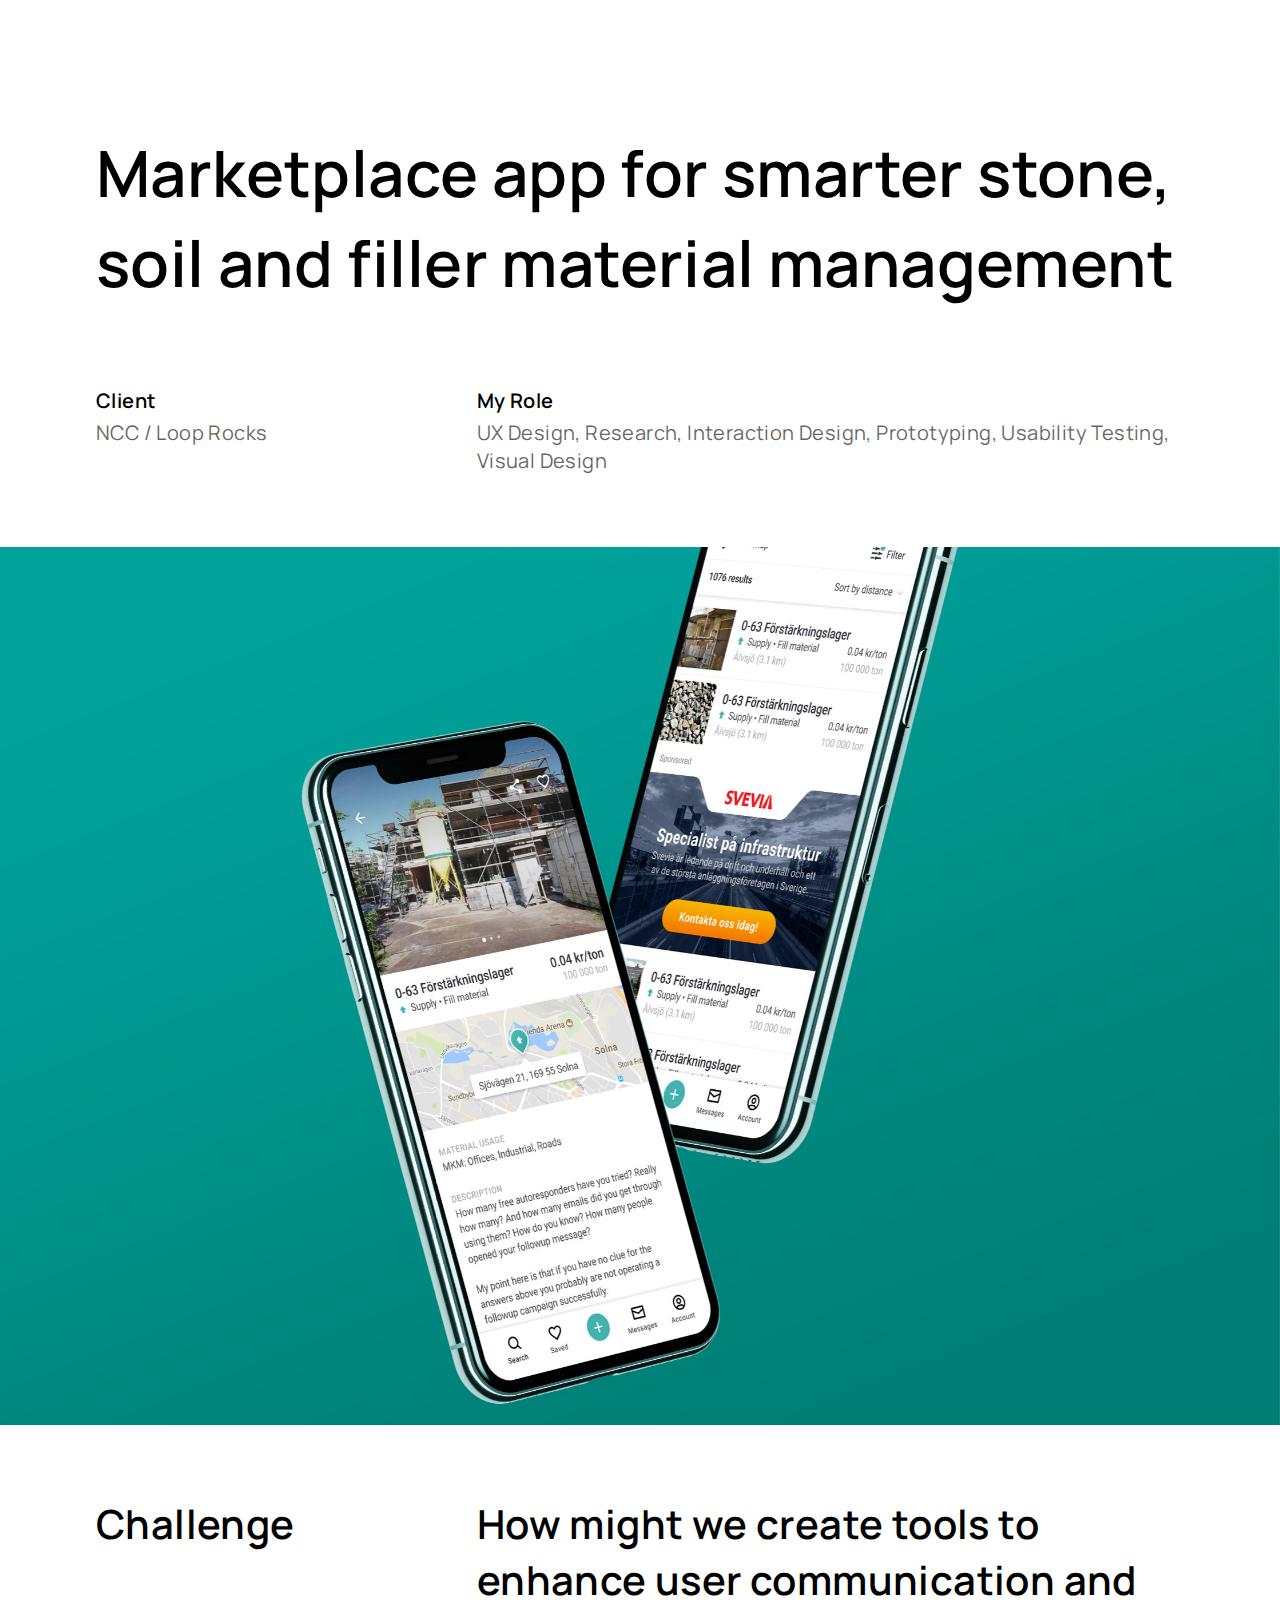
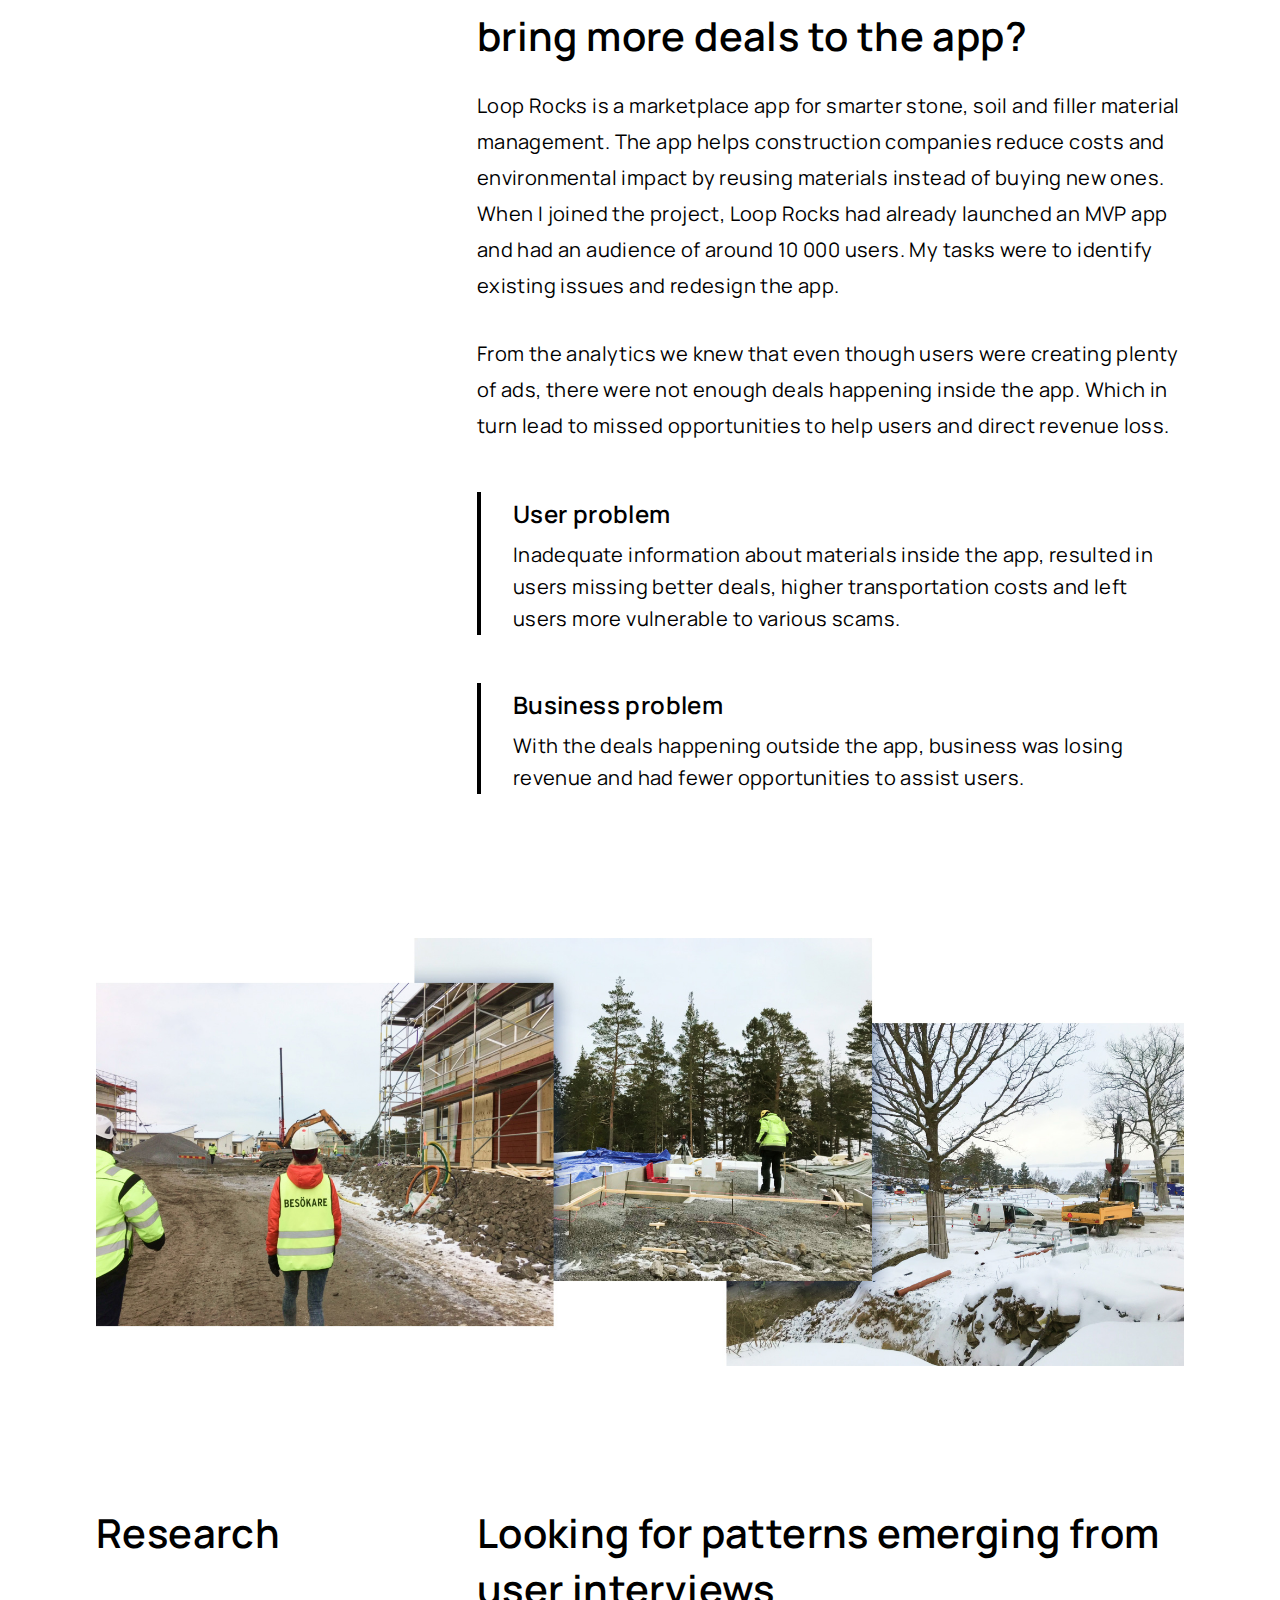
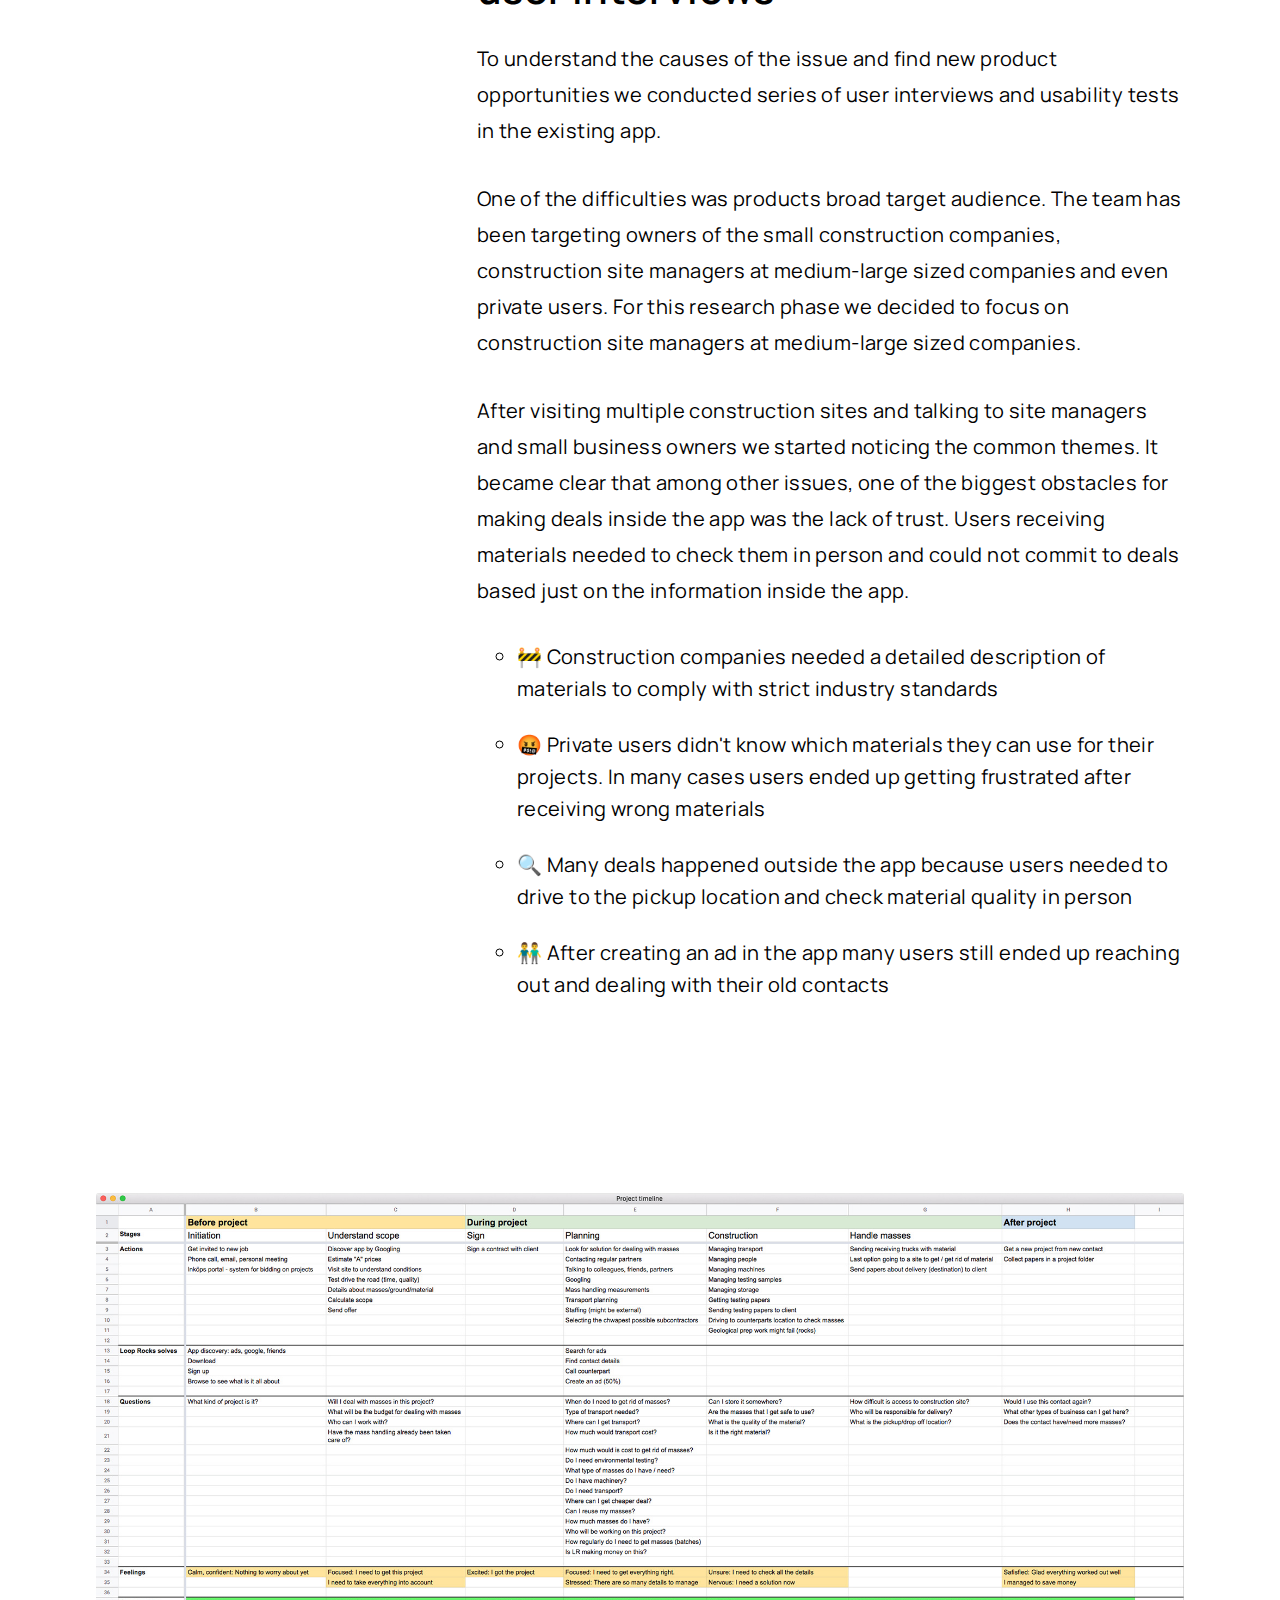
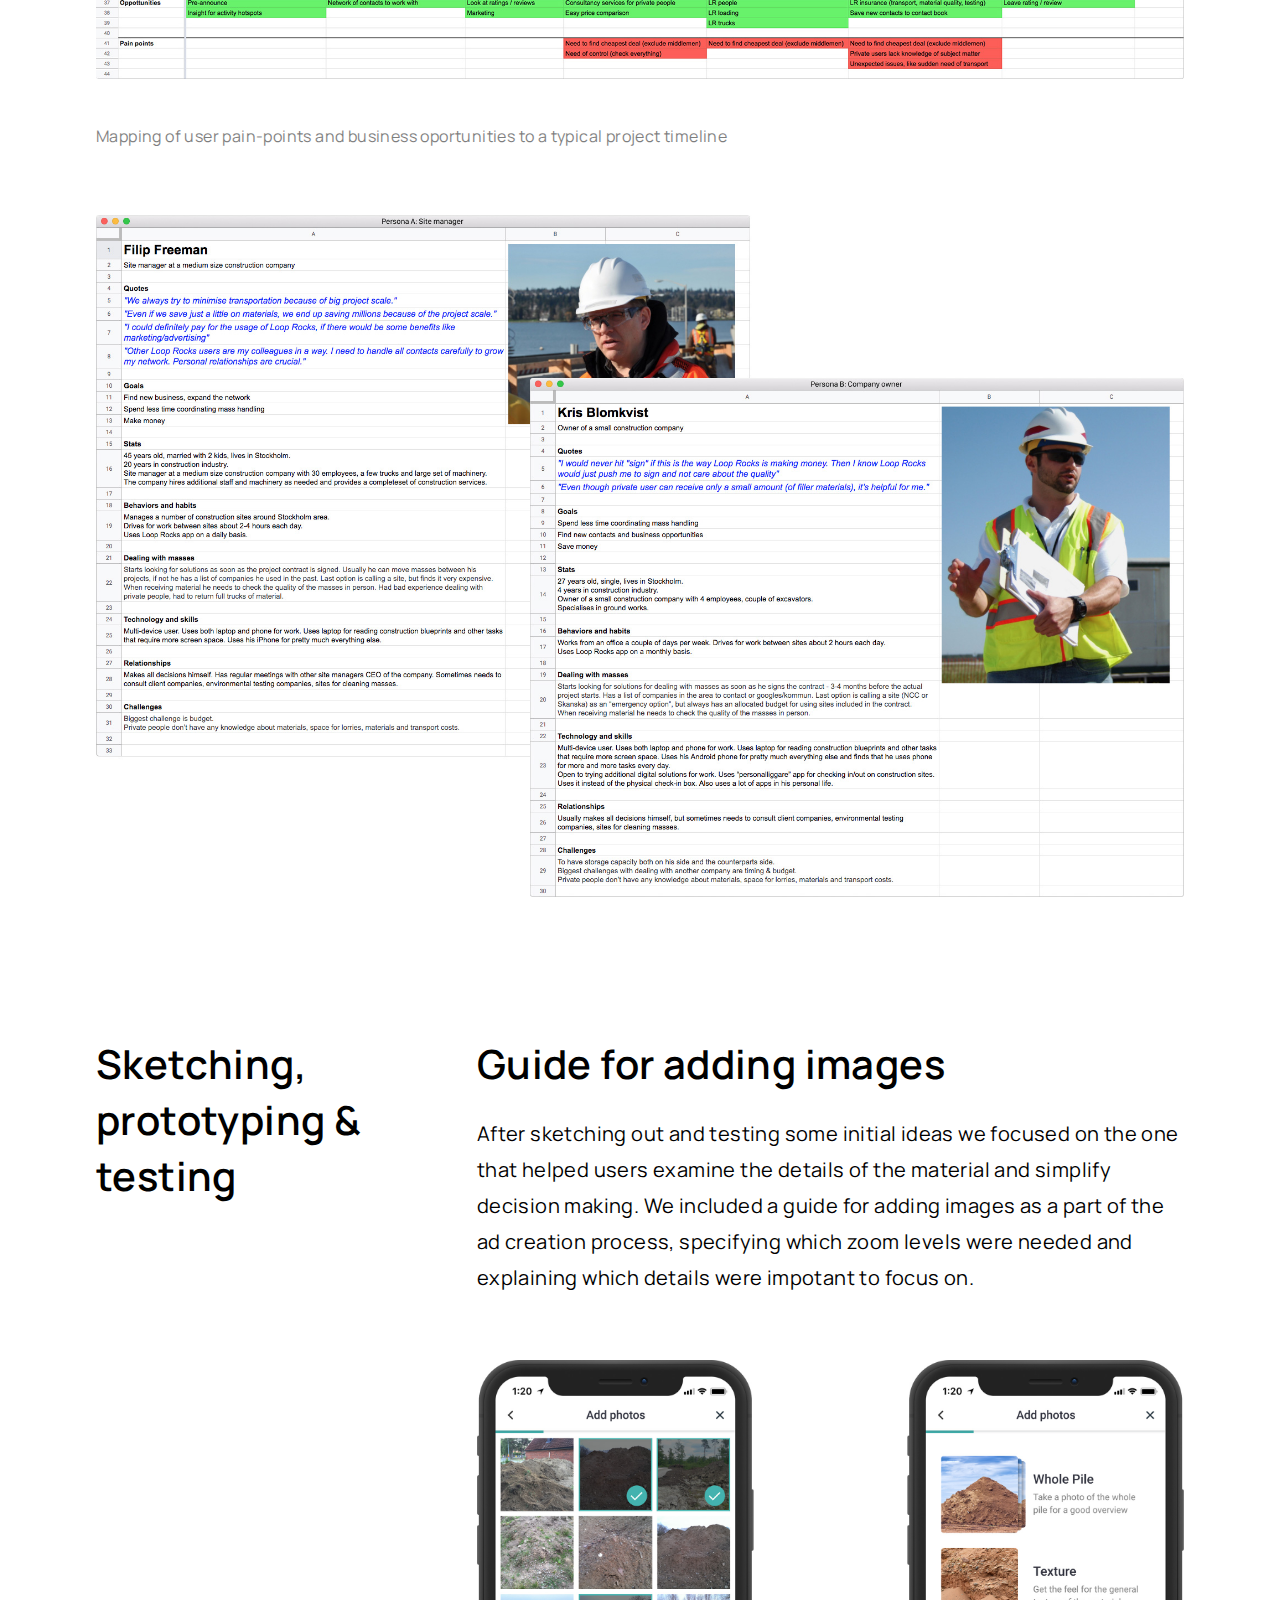
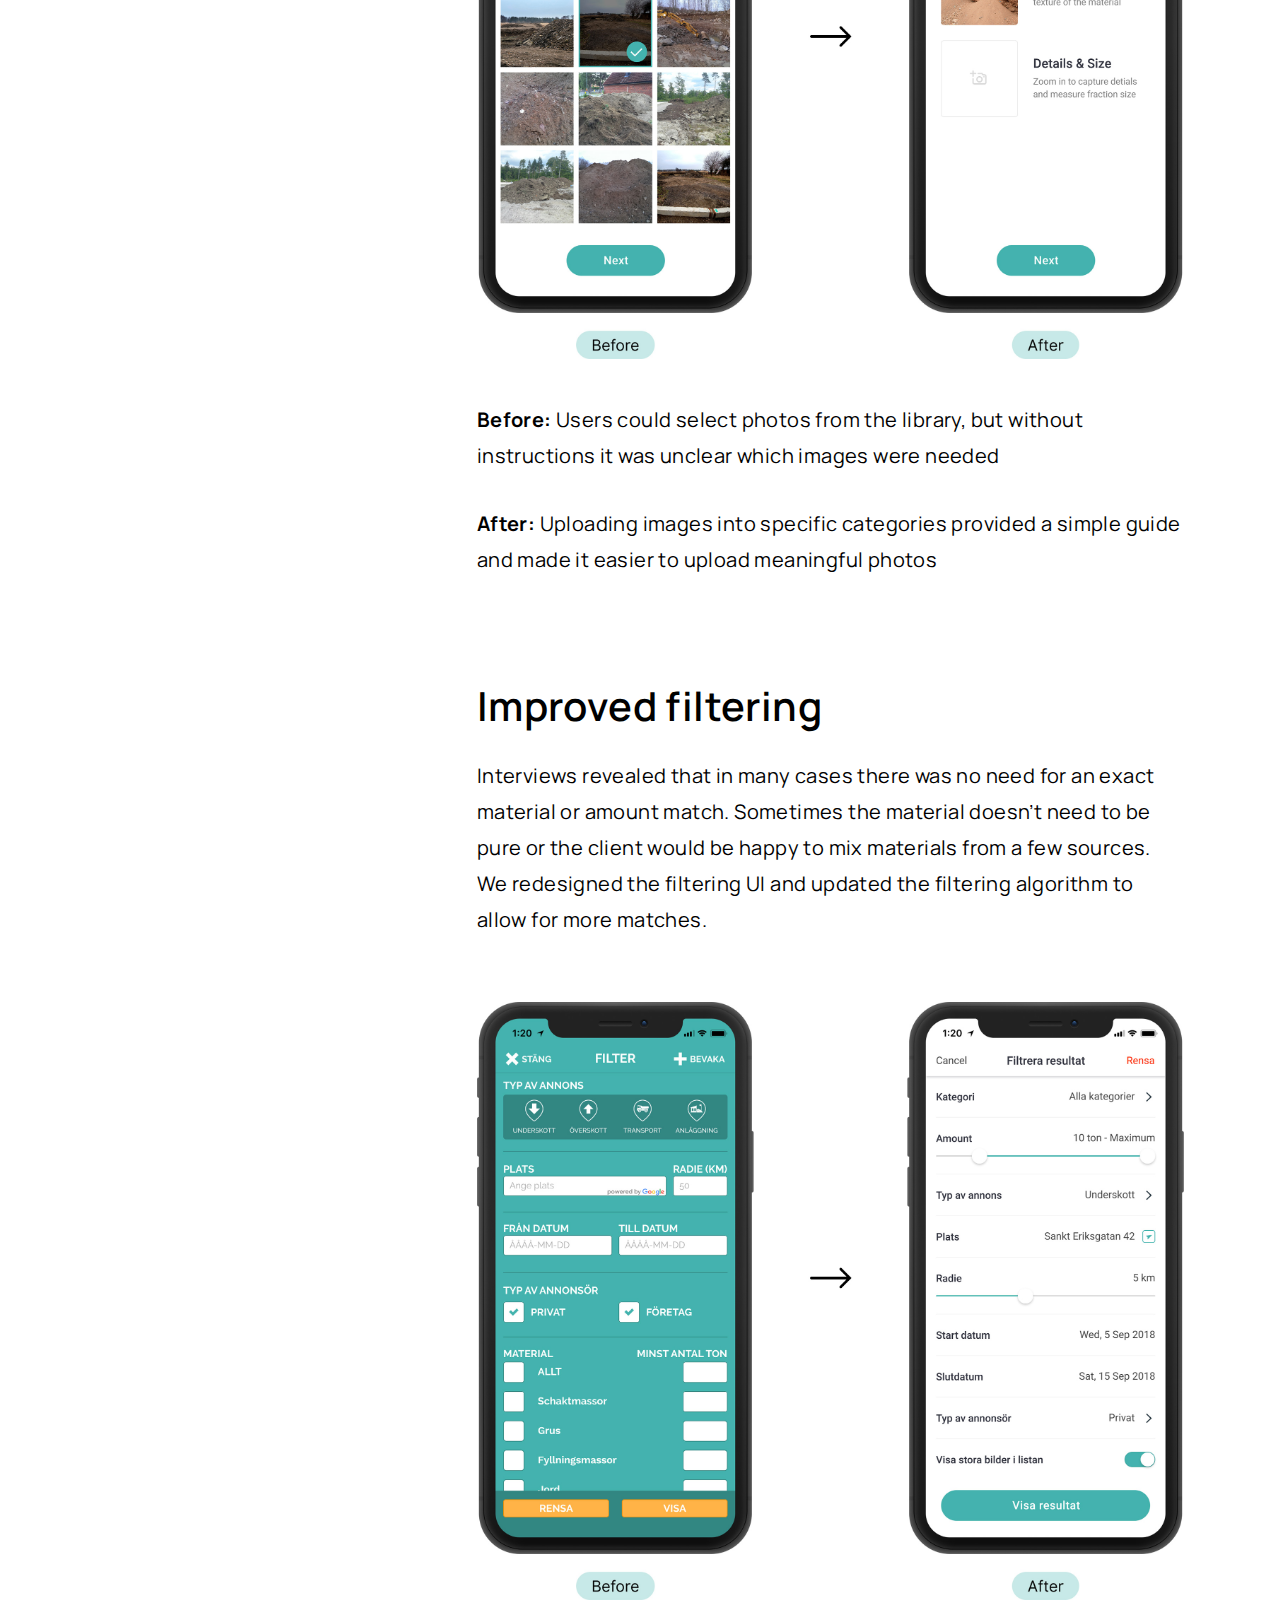
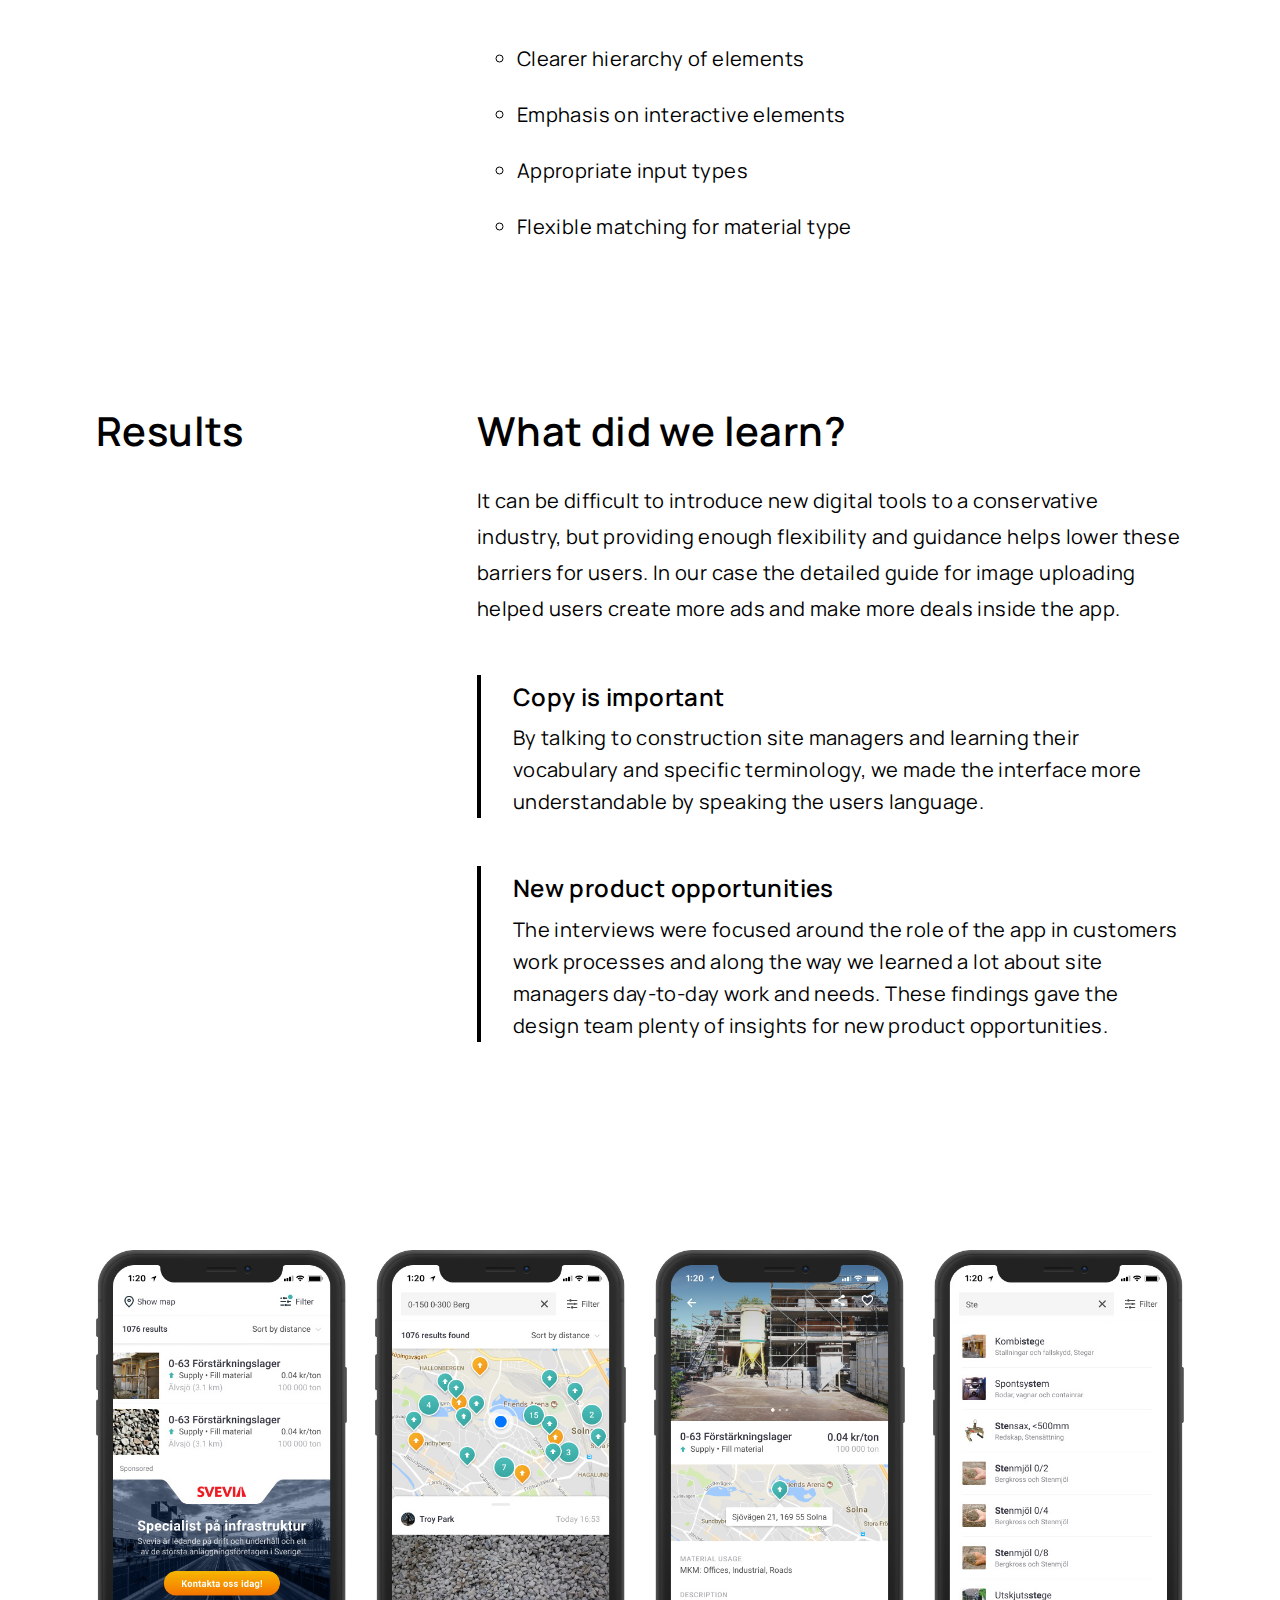
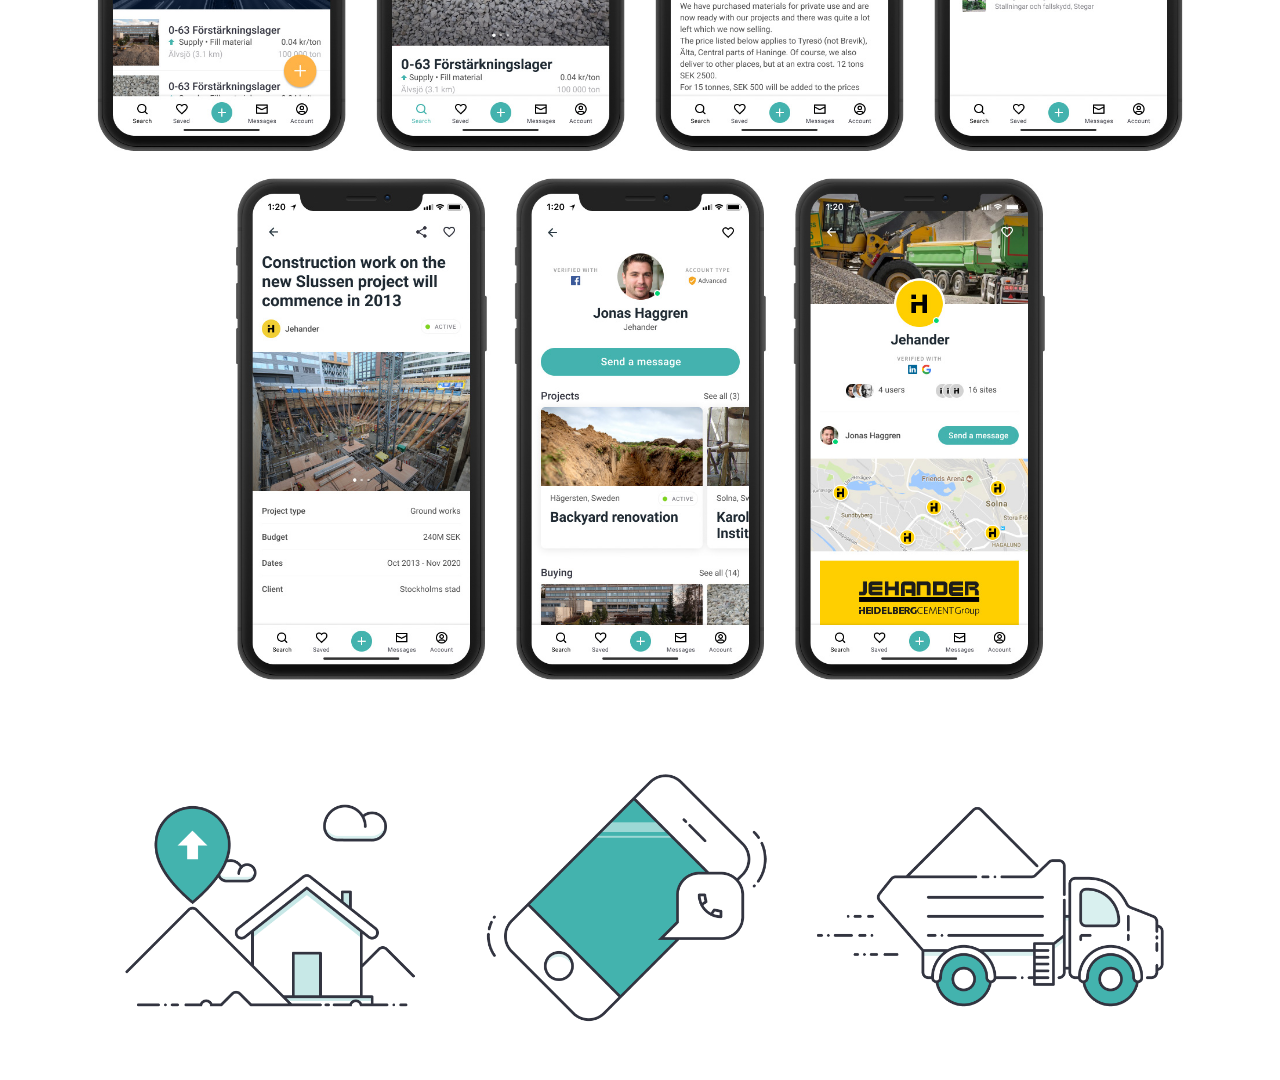
<file: looprocks.html>
<!DOCTYPE html>
<html class="loop" lang="en">
<head>
	<meta charset="UTF-8">
	<meta name="viewport" content="width=device-width, initial-scale=1.0">
	<title>Mike Firsov - Digital Product Designer</title>
	<link rel="stylesheet" href="styles/style.css">
	<link rel="preconnect" href="https://fonts.gstatic.com">
	<link href="https://fonts.googleapis.com/css2?family=Manrope:wght@400;700&display=swap" rel="stylesheet">
	<script src="https://ajax.googleapis.com/ajax/libs/jquery/3.5.1/jquery.min.js"></script>
	<script src="script.js"></script>
</head>
<body>
	<div class="container">
		<div id="header"></div>
		<h1 class="project">Marketplace app for smarter stone, soil and filler material management</h1>
		<div class="project-info">
			<div class="client">
				<p class="project-title">Client</p>
				<p class="project-caption">NCC / Loop Rocks</p>
			</div>
			<div class="role">
				<p class="project-title">My Role</p>
				<p class="project-caption">UX Design, Research, Interaction Design, Prototyping, Usability Testing, Visual Design</p>
			</div>
		</div>
	</div> <!-- closing container -->
		<img class="project-header-img" src="images/looprocks-cover.jpg" alt="Test image">
	<div class="container"> <!-- reopening second container -->
		<div class="project-content">
			<div class="project-section">
				<h2>Challenge</h2>
				<div class="project-text">
					<p class="subtitle">
						How might we create tools to enhance user communication and bring more deals to the app?
					</p>
					<p>
						Loop Rocks is a marketplace app for smarter stone, soil and filler material management. The app helps construction companies reduce costs and environmental impact by reusing materials instead of buying new ones. When I joined the project, Loop Rocks had already launched an MVP app and had an audience of around 10 000 users. My tasks were to identify existing issues and redesign the app.
					</p>
					<p>
						From the analytics we knew that even though users were creating plenty of ads, there were not enough deals happening inside the app. Which in turn lead to missed opportunities to help users and direct revenue loss.
					</p>
					<div class="highlight">
						<p class="topic">User problem</p>
						Inadequate information about materials inside the app, resulted in users missing better deals, higher transportation costs and left users more vulnerable to various scams.
					</div><div class="highlight">
						<p class="topic">Business problem</p>
						With the deals happening outside the app, business was losing revenue and had fewer opportunities to assist users.
					</div>
				</div> <!-- project-text -->
			</div> <!-- project section -->
			<p>
				<img src="images/looprocks/looprocks-interviews.jpg" alt="Loop Rocks Research">
			</p>
			<div class="project-section">
				<h2>Research</h2>
				<div class="project-text">
					<p class="subtitle">
						Looking for patterns emerging from user interviews
					</p>
					<p>
						To understand the causes of the issue and find new product opportunities we conducted series of user interviews and usability tests in the existing app.
					</p>
					<p>
						One of the difficulties was products broad target audience. The team has been targeting owners of the small construction companies, construction site managers at medium-large sized companies and even private users. For this research phase we decided to focus on construction site managers at medium-large sized companies.
					</p>
					<p>
						After visiting multiple construction sites and talking to site managers and small business owners we started noticing the common themes. It became clear that among other issues, one of the biggest obstacles for making deals inside the app was the lack of trust. Users receiving materials needed to check them in person and could not commit to deals based just on the information inside the app.
						<ul class="emoji">
							<li>
								🚧&nbsp;Construction companies needed a detailed description of materials to comply with strict industry standards
							</li>
							<li>
								🤬&nbsp;Private users didn't know which materials they can use for their projects. In many cases users ended up getting frustrated after receiving wrong materials
							</li>
							<li>
								🔍&nbsp;Many deals happened outside the app because users needed to drive to the pickup location and check material quality in person
							</li>
							<li>
								👬&nbsp;After creating an ad in the app many users still ended up reaching out and dealing with their old contacts
							</li>
						</ul>
					</p>
				</div>
			</div>
			<p>
				<img src="images/looprocks/looprocks-project-timeline.jpg" alt="Loop Rocks Project Timeline">
				<p class="caption">Mapping of user pain-points and business oportunities to a typical project timeline</p>
			</p>
			<p>
				<img src="images/looprocks/looprocks-personas.jpg" alt="Loop Rocks Personas">
			</p>
			<div class="project-section">
				<h2>Sketching, prototyping & testing</h2>
				<div class="project-text">
					<p class="subtitle">
						Guide for adding images
					</p>
					<p>
						After sketching out and testing some initial ideas we focused on the one that helped users examine the details of the material and simplify decision making. We included a guide for adding images as a part of the ad creation process, specifying which zoom levels were needed and explaining which details were impotant to focus on.
					</p>
					<p>
						<img src="images/looprocks/looprocks-photo-upload.jpg" alt="Looprocks photo upload">
					</p>
					<p>
						<strong>Before:</strong> Users could select photos from the library, but without instructions it was unclear which images were needed
					</p>
					<p>
						<strong>After:</strong> Uploading images into specific categories provided a simple guide and made it easier to upload meaningful photos
					</p>
					<p>
						&nbsp;
					</p>
					<p class="subtitle">
						Improved filtering
					</p>
					<p>
						Interviews revealed that in many cases there was no need for an exact material or amount match. Sometimes the material doesn’t need to be pure or the client would be happy to mix materials from a few sources. We redesigned the filtering UI and updated the filtering algorithm to allow for more matches.
					</p>
					<p>
						<img src="images/looprocks/looprocks-filtering.jpg" alt="Looprocks filtering">
					</p>
					<p>
						<ul>
							<li>
								Clearer hierarchy of elements
							</li>
							<li>
								Emphasis on interactive elements
							</li>
							<li>
								Appropriate input types
							</li>
							<li>
								Flexible matching for material type
							</li>
						</ul>
					</p>
				</div>
			</div>
			<div class="project-section">
				<h2>Results</h2>
				<div class="project-text">
					<p class="subtitle">
						What did we learn?
					</p>
					<p>
						It can be difficult to introduce new digital tools to a conservative industry, but providing enough flexibility and guidance helps lower these barriers for users. In our case the detailed guide for image uploading helped users create more ads and make more deals inside the app.
					</p>
					<div class="highlight">
						<p class="topic">
							Copy is important
						</p>
						By talking to construction site managers and learning their vocabulary and specific terminology, we made the interface more understandable by speaking the users language.
					</div>
					<div class="highlight">
						<p class="topic">
							New product opportunities
						</p>
						The interviews were focused around the role of the app in customers work processes and along the way we learned a lot about site managers day-to-day work and needs. These findings gave the design team plenty of insights for new product opportunities.
					</div>
				</div>
			</div>
			<p>
				<img src="images/looprocks/looprocks-bonus-views.jpg" alt="Loop Rocks other views">
			</p>
			<p>
				<img src="images/looprocks/looprocks-illustrations.png" alt="Loop Rocks illustrations">
			</p>
		</div>
		<div id="footer"></div>
	</div>
</body>
</html>
</file>
<file: styles/style.css>
::-moz-selection {
	background: #FFF500;
}

::selection {
	background: #FFF500;
}

html {
	font-size: 16px;
}

body, ul, li, p, h1, h2, h3, h4 {
	margin: 0;
	padding: 0;
}

body {
	font-family: 'Manrope', sans-serif;
	letter-spacing: 0.4px;
	/*font-size: 1.25rem;*/
	font-size: 1rem;
	font-weight: 400;
}

img {
	width: 100%;
	object-fit: cover;
}

.header {
	margin-bottom: 4rem;
}

.project-content img {
	margin-top: 2rem;
}

.project div {
	max-height: 37.5rem;
}

.project-text ul {
	line-height: 1.6;
	margin-left: 2.5rem;
	list-style-type: circle;
}

.competence {
	list-style-type: none;
}

.project-text li {
	margin-top: 1.5rem;
}

.header ul, .footer ul {
	display: flex;
	list-style-type: none;
}

hr {
	border: 0.5px solid rgba(0,0,0, 0.1);
	margin-top: 4rem;
}

button {
	display: flex;
	font-size: 1.2rem;
	font-weight: 400;
	padding: 1.65rem 2rem 1.35rem 2rem;
	border-radius: 0.5rem;
	border: 2px solid rgba(0,0,0, 0.1);
	margin-bottom: 2rem;
}

button img {
	width: 1.75rem;
	margin-right: 1rem;
}

.container {
	margin: 2.5rem auto;
	max-width: 90rem;
	width: 85%;
}

.header, .footer ul, .description {
	display: flex;
	justify-content: space-between;
	align-items: center;
	width: 100%;
}

.header li {
	margin-left: 2rem;
}

.projects, .description {
	margin-bottom: 4rem;
}

.description {
	flex-direction: column;
	align-items: flex-start;
}

.description ul {
	flex-direction: column;
}

.description img {
	margin-bottom: 2rem;
	max-width: 50%;
	display: none;
}

.project-info * {
	margin-bottom: 2rem; 
}

.project-section {
	margin: 8rem 0;
}

.project-section:first-child {
	margin: 4rem 0;
}

.footer>ul {
	flex-direction: column;
	align-items: flex-start;
}

.footer>ul li {
	padding: 0.5rem 0;
}

.footer {
	margin: 2.5rem 0;
}

.footer img {
	width: 1.5rem;
	padding: 0.1rem;
}

.icons li {
	margin-right: 1.5rem;
}

a {
	color: inherit;
	text-decoration: none;
	transition: opacity 0.2s;
}

a:hover,
a:focus {
	opacity: 0.4;
}

.footer a,
p a,
h2 a, h3 a {
	text-decoration: underline;
}

/*-----Projects-----*/

.project {
	margin-bottom: 4rem;
}


.project div {
	overflow: hidden;
}

.project div img {
	transition: transform 3s, filter 2s ease-in-out;
}

.project div img:hover {
	transform: scale(1.05);
}

/*-----Typography-----*/

h1, h2 {
	font-size: 1.75rem;
	/*font-size: 2.5rem;*/
	line-height: 1.4;
	font-weight: 600;
	margin: 4rem 0;
	width: 100%;
}

h2 {
	font-size: 1.25rem;
	font-weight: 400;
	opacity: 0.6;
}

.project-section h2 {
	margin: 0 0 0.5rem 0;
}

h3 {
	font-size: 1.75rem;
	color: inherit;
	margin-bottom: 1rem;
	font-weight: 600;
	line-height: 1.4;
}

h4 {
	font-size: 1.75rem;
	font-weight: 600;
	margin-top: 2.5rem;
}

p {
	line-height: 1.8;
}

.caption {
	font-size: 1rem;
	opacity: 0.5;
	margin: 0;
}

.highlight {
	border-left: 4px solid black;
	padding-left: 2rem;
	margin-top: 3rem;
	margin-bottom: 3rem;
	line-height: 1.6;
}

.topic {
	font-size: 1.5rem;
	font-weight: 600;
	margin: 0 0 0.25rem 0;
}

.project-title {
	font-weight: 600;
	margin: 0.75rem 0 0 0;
}

.project-caption {
	/*font-weight: 300;*/
	/*color: rgb(0,0,0, 0.6);*/
	color: inherit;
	opacity: 0.6;
	line-height: 1.4;
}

.project-client {
	/*font-weight: 300;*/
	margin: 0.75rem 0 0 0;
	opacity: 0.6;
}

.project-info .project-caption {
	margin-bottom: 0;
}

p {
	margin-bottom: 2rem;
}

.description img {
	margin-top: 1rem;
	/*object-fit: cover;*/
}

.description li {
	margin-top: 1rem;
}

.subtitle {
	font-size: 2.5rem;
	line-height: 1.4;
	margin-bottom: 1.5rem;
	font-weight: 600;
}

.quote {
	/*font-family: 'Manrope', sans-serif;*/
	font-size: 3rem;
	/*color: rgba(0,0,0, 0.4);*/
	color: inherit;
	/*opacity: 0.6;*/
}

ul.image_block {
	display: flex;
	flex-wrap: wrap;
	margin-left: 0;
}

ul.emoji {
/*	list-style-type: none;
	margin-left: 0;*/
}

.image_block li {
	list-style-type: none;
	margin-right: 1rem;
}

/*-----Navigation-----*/

.logo, .navigation li {
	padding: 0.25rem 0;
	/*font-weight: 300;*/
}

.active {
	border-bottom: 2px solid inherit;
}

/*.project-header-img {
	max-height: 100vh;
	-webkit-transform: perspective(1000px) translate3d(-10px, -10px, 0px) rotate3d(1, 1, 1, 0deg);
	transform: perspective(1000px) translate3d(-10px, -10px, 0px) rotate3d(1, 1, 1, 0deg);
	movement": { 
	"perspective" : 1000, 
	"translateX" : -10, 
	"translateY" : -10, 
	"translateZ" : 20, 
	"rotateX" : 2, 
	"rotateY" : 2,
	"rotateZ" : 2 
}*/

.project-header-img {
	max-height: 100vh;
	-webkit-transform: perspective(1000px) translate3d(0px, 0px, 0px) rotate3d(1, 1, 1, 0deg);
	transform: perspective(1000px) translate3d(0px, 0px, 0px) rotate3d(1, 1, 1, 0deg);
	movement": {
	"perspective" : 1000,
	"translateZ" : 20
}

@media (min-width: 70rem){
	body {
		font-size: 1.25rem;
	}


	h1 {
		font-size: 4rem;
		line-height: 1.4;
		margin: 5rem 0;
		max-width: 65rem;
	}

	h1.project {
		max-width: 100%;
		margin-top: 8rem;
	}

	h2, h3 {
		font-size: 2.5rem;
		font-weight: 600;
		opacity: 1;
	}

	h3 {
		max-width: 65rem;
		margin-bottom: 2.5rem;
	}

	.project-info {
		display: flex;
		justify-content: space-between;
	}

	.project-section {
		display: flex;
		flex-direction: row;
		/*flex-wrap: wrap;*/
		justify-content: space-between;
		align-items: flex-start;
	}

	.project-section h2, .client {
		width: 25%;
	}

	.project-text, .role {
		width: 65%
	}

	.subtitle {
	/*font-size: 2.5rem;*/
	/*line-height: 1.4;*/
	/*font-weight: 600;*/
	/*opacity: 1;*/
	}

	.description {
		flex-direction: row;
	}

	.description section {
		order: -1;
		margin-right: 5rem;
	}

	.description img {
		max-width: 30%;
		display: block;
	}

	.footer>ul {
		flex-direction: row;
		align-items: center;
	}

	.icons li {
		margin: 0 0 0 1.5rem;
	}

	ul.image_block {
	flex-wrap: nowrap;
	}
}

/*----- Case study customisations -----*/

img.implio_csv_import_steps {
	width: 100%;
}

@media (min-width: 60rem){
	img.implio_csv_import_steps {
	width: 50%;
	}
}

/*html.loop {
	background-color: #E8FFF9;
	color: black;
	font-family: Georgia;
}

html.loop body {
	font-family: Georgia, serif;
}*/

.bookbook {
	color: #A1CEE5;
}
</file>
<file: html_include/style.css>
body {
    font-family: 'Inter', sans-serif;
}

article.main {
    width: 90.125vw;
    margin-left: 4.9375vw;
    /* margin: 0px 20px 0px 20px; */
}
</file>
